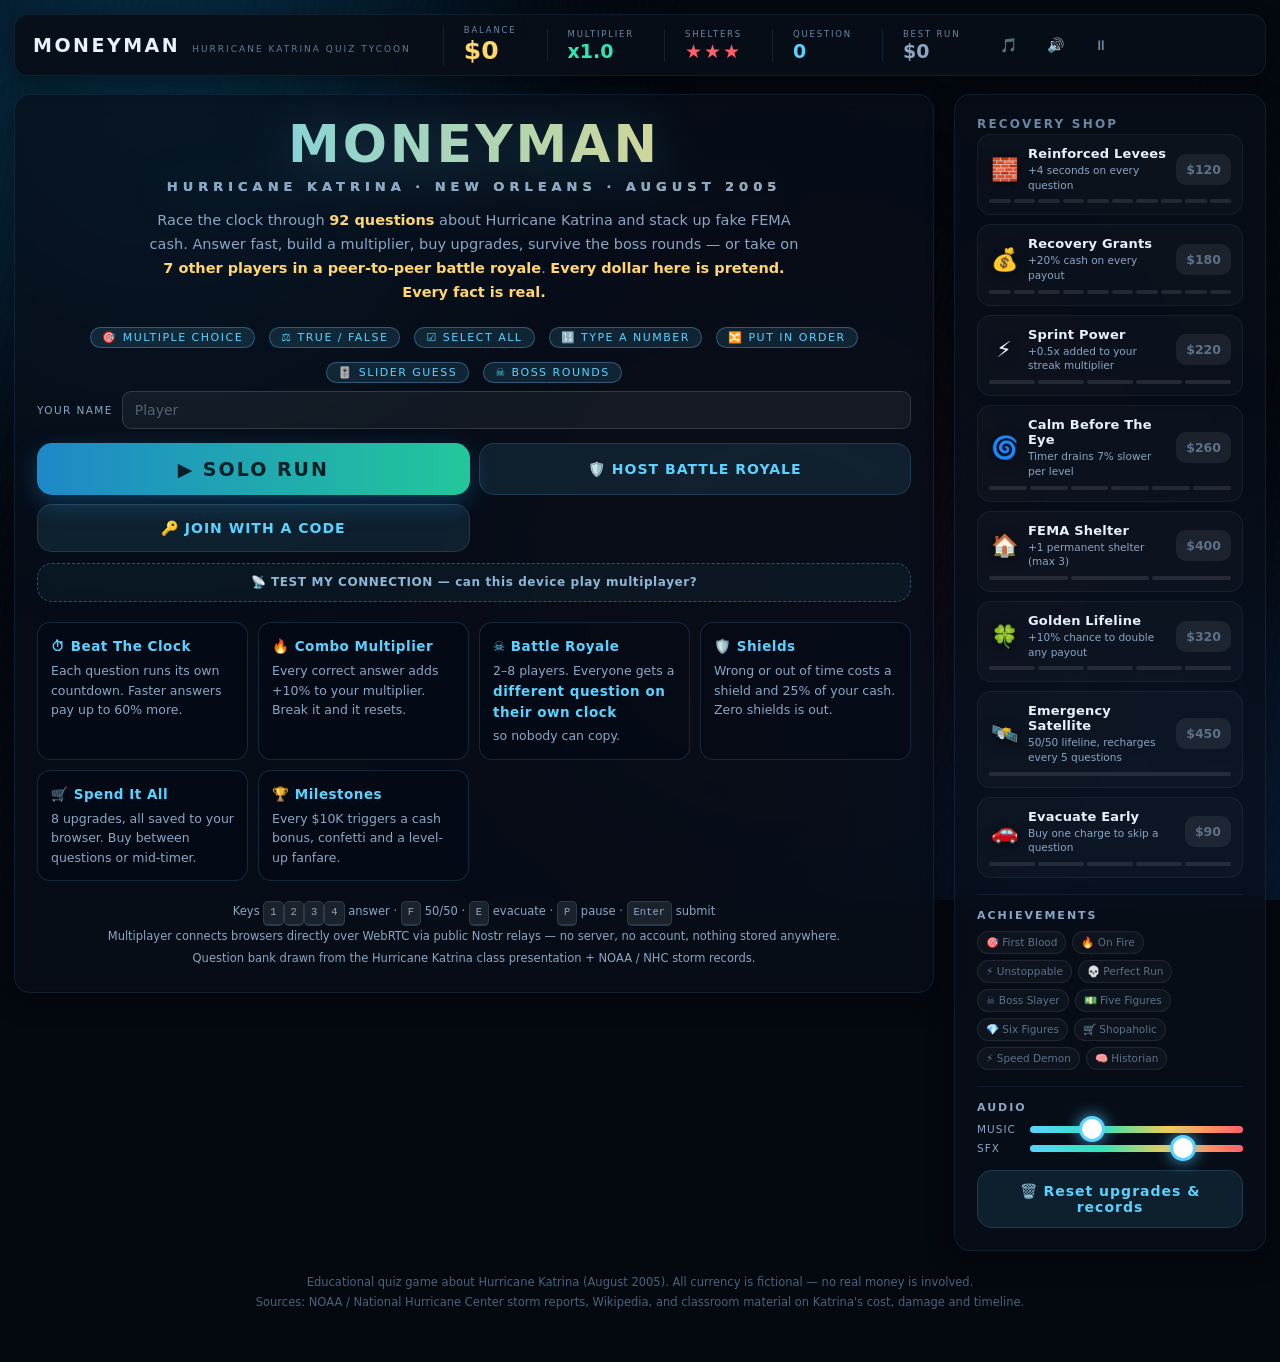
<file: moneyman/index.html>
<!DOCTYPE html>
<html lang="en">
<head>
<meta charset="utf-8">
<meta name="viewport" content="width=device-width,initial-scale=1">
<title>MONEYMAN — Hurricane Katrina Quiz Tycoon</title>
<link rel="icon" href="data:image/svg+xml,%3Csvg xmlns='http://www.w3.org/2000/svg' viewBox='0 0 64 64'%3E%3Crect width='64' height='64' rx='14' fill='%230b1622'/%3E%3Ctext x='32' y='45' font-size='40' font-family='monospace' font-weight='bold' text-anchor='middle' fill='%232ee6b6'%3E%24%3C/text%3E%3C/svg%3E">
<meta name="description" content="Race the clock through Hurricane Katrina trivia, stack fake FEMA cash, and go head-to-head in an 8-player peer-to-peer battle royale.">
<link rel="stylesheet" href="style.css">
</head>
<body>
<div id="bgfx"><div class="glow g1"></div><div class="glow g2"></div><div class="glow g3"></div><div id="rain"></div><div id="radar"></div><div class="bolt" id="bolt"></div></div>

<div class="boot" id="boot"><div class="ring"></div><div style="color:#5ad2ff;letter-spacing:4px;font-size:13px">LOADING STORM SYSTEMS…</div></div>

<div id="app">
<header class="top">
  <div class="logo"><b>MONEYMAN</b><span>HURRICANE KATRINA QUIZ TYCOON</span></div>
  <div class="stat" id="statCash"><em>BALANCE</em><b>$0</b></div>
  <div class="stat" id="statMult"><em>MULTIPLIER</em><b>x1.0</b></div>
  <div class="stat" id="statLives"><em>SHELTERS</em><b>★★★</b></div>
  <div class="stat" id="statQ"><em>QUESTION</em><b>0</b></div>
  <div class="stat" id="statBest"><em>BEST RUN</em><b>$0</b></div>
  <button class="iconbtn" id="btnMusic" title="Music on/off">🎵</button>
  <button class="iconbtn" id="btnSfx" title="Sound effects on/off">🔊</button>
  <button class="iconbtn" id="btnPause" title="Pause (P)">⏸</button>
</header>

<div class="cols">
<main>
  <!-- ══════════ TITLE ══════════ -->
  <section class="card" id="screenStart">
    <h1 class="big">MONEYMAN<span>HURRICANE KATRINA · NEW ORLEANS · AUGUST 2005</span></h1>
    <p class="lede">Race the clock through <b>92 questions</b> about Hurricane Katrina and stack up fake FEMA cash. Answer fast, build a multiplier, buy upgrades, survive the boss rounds — or take on <b>7 other players in a peer-to-peer battle royale</b>. <b>Every dollar here is pretend. Every fact is real.</b></p>
    <div class="types">
      <div class="badge">🎯 MULTIPLE CHOICE</div><div class="badge">⚖️ TRUE / FALSE</div>
      <div class="badge">☑️ SELECT ALL</div><div class="badge">🔢 TYPE A NUMBER</div>
      <div class="badge">🔀 PUT IN ORDER</div><div class="badge">🎚️ SLIDER GUESS</div>
      <div class="badge">☠️ BOSS ROUNDS</div>
    </div>

    <div class="namebox"><label for="nameInput">YOUR NAME</label><input type="text" id="nameInput" maxlength="14" placeholder="Player" autocomplete="off" spellcheck="false"></div>

    <div class="modebtns">
      <button class="btn" id="btnStart">▶ SOLO RUN</button>
      <button class="btn ghost" id="btnCreate">🛡️ HOST BATTLE ROYALE</button>
      <button class="btn ghost" id="btnJoinHow">🔑 JOIN WITH A CODE</button>
    </div>
    <div class="joinrow" id="joinRow" style="display:none;margin-top:11px">
      <input type="text" id="codeInput" maxlength="8" placeholder="ROOM CODE" autocomplete="off" spellcheck="false" autocapitalize="characters">
      <button class="btn" id="btnJoin">JOIN</button>
    </div>

    <button class="btn ghost diagbtn" id="btnDiag">📡 TEST MY CONNECTION — can this device play multiplayer?</button>

    <div class="howto">
      <div><b>⏱ Beat The Clock</b>Each question runs its own countdown. Faster answers pay up to 60% more.</div>
      <div><b>🔥 Combo Multiplier</b>Every correct answer adds +10% to your multiplier. Break it and it resets.</div>
      <div><b>☠️ Battle Royale</b>2–8 players. Everyone gets a <b>different question on their own clock</b> so nobody can copy.</div>
      <div><b>🛡️ Shields</b>Wrong or out of time costs a shield and 25% of your cash. Zero shields is out.</div>
      <div><b>🛒 Spend It All</b>8 upgrades, all saved to your browser. Buy between questions or mid-timer.</div>
      <div><b>🏆 Milestones</b>Every $10K triggers a cash bonus, confetti and a level-up fanfare.</div>
    </div>
    <p class="fine">Keys <span class="kbd">1</span><span class="kbd">2</span><span class="kbd">3</span><span class="kbd">4</span> answer · <span class="kbd">F</span> 50/50 · <span class="kbd">E</span> evacuate · <span class="kbd">P</span> pause · <span class="kbd">Enter</span> submit<br>Multiplayer connects browsers directly over WebRTC via public Nostr relays — no server, no account, nothing stored anywhere.<br>Question bank drawn from the Hurricane Katrina class presentation + NOAA / NHC storm records.</p>
  </section>

  <!-- ══════════ GAME ══════════ -->
  <section class="card" id="screenGame" style="display:none">
    <div id="roundBanner" class="rb"></div>
    <div class="qhead">
      <span class="chip" id="qcat">CATEGORY</span>
      <span style="display:flex;gap:6px;flex-wrap:wrap">
        <span class="chip gold" id="qtype">MULTIPLE CHOICE</span>
        <span class="chip" id="qdif">DIFFICULTY ★</span>
      </span>
    </div>
    <div class="bar"><i id="qprog" style="width:0%"></i></div>
    <div id="qText"></div>
    <div id="qHint"></div>
    <div id="timerWrap"><div id="timerBar"></div><div id="timerTxt">0s</div></div>
    <div id="answers"></div>
    <div class="submitrow" id="submitRow" style="display:none"><button class="bigsub" id="btnSubmit">LOCK IT IN ⏎</button></div>
    <div id="combo"><div class="comborow"><span>COMBO</span><b id="comboTxt">0 streak</b></div><div class="combob"><i id="comboBar" style="width:0%"></i></div></div>
    <div id="why"></div>
    <div class="tools">
      <button class="tool" id="btnFifty">🛰️ 50 / 50<small id="fiftyInfo">locked</small></button>
      <button class="tool" id="btnEvac">🚗 Evacuate<small id="evacInfo">no charges</small></button>
    </div>
    <div id="royaleWait">LOCKED IN — waiting for the room<span>the round ends when everyone has answered</span></div>
  </section>

  <!-- ══════════ LOBBY ══════════ -->
  <section class="card" id="screenLobby" style="display:none">
    <h1 class="big" style="font-size:34px">BATTLE ROYALE<span>2–8 PLAYERS · SURVIVE AND OUT-EARN</span></h1>
    <div class="codebox">
      <em>ROOM CODE</em>
      <b id="roomCode">-----</b>
      <small id="roomHint">Send this code to your friends, then start when everyone's in.</small>
      <button class="btn copy" id="btnCopyCode">📋 COPY ROOM CODE</button>
      <small class="copynote" id="copyNote">Copy it here instead of switching apps — leaving this page on an iPad stops the connection.</small>
    </div>
    <div class="qhead" style="margin-bottom:12px">
      <span class="chip" id="royalePhase">LOBBY</span>
      <span class="chip" id="royaleRound">LOBBY</span>
      <span class="chip gold" id="royaleCount">0 / 8</span>
    </div>
    <div id="rosterLobby" class="card" style="background:rgba(255,255,255,.03);margin-bottom:14px"><div id="rosterL"></div></div>
    <div class="qcount">
      <label for="qCountInput">QUESTIONS PER GAME</label>
      <input type="number" id="qCountInput" min="3" max="40" step="1" value="10"
             inputmode="numeric" autocomplete="off" spellcheck="false">
      <small id="qCountHint">Type a number from <b>3</b> to <b>40</b> — the host decides how long the match runs. Players are out early only if their shields run out.</small>
    </div>
    <button class="btn" id="btnStartRoyale">☠️ START BATTLE ROYALE</button>
    <button class="btn ghost" id="btnLeave" style="margin-top:9px">← Leave room</button>
    <p class="fine" id="hostOnly" style="display:none">You're the host. If you leave, the longest-present player takes over automatically — nobody gets stuck.</p>
  </section>

  <!-- ══════════ SPECTATE ══════════ -->
  <section class="card" id="spectate" style="display:none">
    <h2>YOU'RE OUT</h2>
    <p>Both your shields are gone. Spectating the survivors until the last one is standing.</p>
    <div id="specBody"></div>
  </section>
</main>

<!-- SIDEBAR -->
<div style="display:flex;flex-direction:column;gap:14px;min-width:0">
  <aside class="card aside" id="royale" style="display:none">
    <h3>STORM ROOM <span class="chip" id="royaleRoomChip">LOBBY</span></h3>
    <div id="roster"></div>
    <div id="royaleTimer" style="display:none"></div>
  </aside>

  <aside class="card aside" id="shop">
    <h3>RECOVERY SHOP</h3>
    <p class="sub">Cash buys permanent gear. Saved locally.</p>
    <div id="shopList"></div>
    <div class="ach">
      <h4>ACHIEVEMENTS</h4>
      <div class="achg" id="achList"></div>
    </div>
    <div class="ach">
      <h4>AUDIO</h4>
      <div style="display:flex;align-items:center;gap:9px;margin-bottom:7px">
        <span style="font-size:10.5px;color:var(--dim);width:44px;letter-spacing:1px">MUSIC</span>
        <input type="range" id="volMusic" min="0" max="100" value="26" style="margin:0;flex:1;height:7px">
      </div>
      <div style="display:flex;align-items:center;gap:9px">
        <span style="font-size:10.5px;color:var(--dim);width:44px;letter-spacing:1px">SFX</span>
        <input type="range" id="volSfx" min="0" max="100" value="75" style="margin:0;flex:1;height:7px">
      </div>
    </div>
    <button class="btn ghost" id="btnReset" style="margin-top:16px">🗑️ Reset upgrades &amp; records</button>
  </aside>
</div>
</div>

<footer>Educational quiz game about Hurricane Katrina (August 2005). All currency is fictional — no real money is involved.<br>
Sources: NOAA / National Hurricane Center storm reports, Wikipedia, and classroom material on Katrina's cost, damage and timeline.</footer>
</div>

<div class="over" id="over"><div class="box card">
  <h2 id="overTitle">BANKRUPT</h2>
  <p class="lede" id="overMsg"></p>
  <div class="score" id="overCash">$0</div>
  <div class="sline" id="overStats"></div>
  <button class="btn" id="btnAgain" style="margin-top:22px">↻ RUN IT BACK</button>
  <button class="btn ghost" id="btnHome" style="margin-top:10px">Back to title</button>
</div></div>

<div class="paused" id="pausedBox"><div>PAUSED<small>press P to resume</small></div></div>

<div id="netfail" class="card" style="display:none;position:fixed;inset:auto 20px 20px 20px;max-width:520px;margin:0 auto;z-index:60;border-color:rgba(255,95,109,.5)">
  <h3 style="color:#ff5f6d;margin-top:0">Peer link unavailable</h3>
  <p style="font-size:13px;color:#8ba6c4;line-height:1.6" id="netfailMsg"></p>
  <button class="btn ghost" id="btnNetFailOk">OK</button>
</div>

<div id="diag" class="card" style="display:none;position:fixed;inset:auto 20px 20px 20px;max-width:560px;margin:0 auto;z-index:70">
  <h3 style="color:#5ad2ff;margin-top:0">📡 Connection report</h3>
  <div id="diagBody" class="diagbody"></div>
  <button class="btn ghost" id="btnDiagOk">CLOSE</button>
</div>

<div id="bgwarn" style="display:none;position:fixed;top:0;left:0;right:0;z-index:80;background:rgba(255,159,67,.14);border-bottom:1px solid rgba(255,159,67,.5);color:#ffcf8a;font-size:13px;padding:9px 16px;text-align:center">
  ⚠️ You left the page. On an iPad this freezes the connection — reopen the game and join the room again.
</div>

<script>
/* Record every relay socket Trystero opens, so the diagnostics panel can
   report which relays were actually reached instead of guessing. Must run
   before trystero.js. Silently passes through anything we don't recognise. */
(function(){
  var Native = window.WebSocket;
  if (!Native || Native.__recorder) return;
  window.__NATIVE_WS = Native;   // let diagnostics probe relays without polluting this log
  var log = window.__RELAYLOG = [];
  var Wrapped = function(url, protocols){
    var t0 = Date.now();
    var ws = protocols === undefined ? new Native(url) : new Native(url, protocols);
    var rec = { url: String(url), state: "connecting", ms: 0 };
    log.push(rec);
    var i = log.length - 1;
    var settle = function(state, detail){
      if(rec.state !== "connecting") return;
      rec.state = state; rec.detail = detail || ""; rec.ms = Date.now() - t0;
    };
    ws.addEventListener("open",  function(){ settle("open"); });
    ws.addEventListener("error", function(){ settle("error", "refused or blocked"); });
    ws.addEventListener("close", function(e){
      settle("closed", rec.state === "connecting"
        ? "closed before opening (code " + ((e && e.code) || "?") + ")" : "");
    });
    return ws;
  };
  Wrapped.prototype = Native.prototype;
  ["CONNECTING","OPEN","CLOSING","CLOSED"].forEach(function(k){ Wrapped[k] = Native[k]; });
  Wrapped.__recorder = true;
  window.WebSocket = Wrapped;
})();
</script>
<script src="trystero.js"></script>
<script src="engine.js"></script>
<script src="solo.js"></script>
<script src="net.js"></script>
<script src="diag.js"></script>
<script src="boot.js"></script>
</body>
</html>
</file>
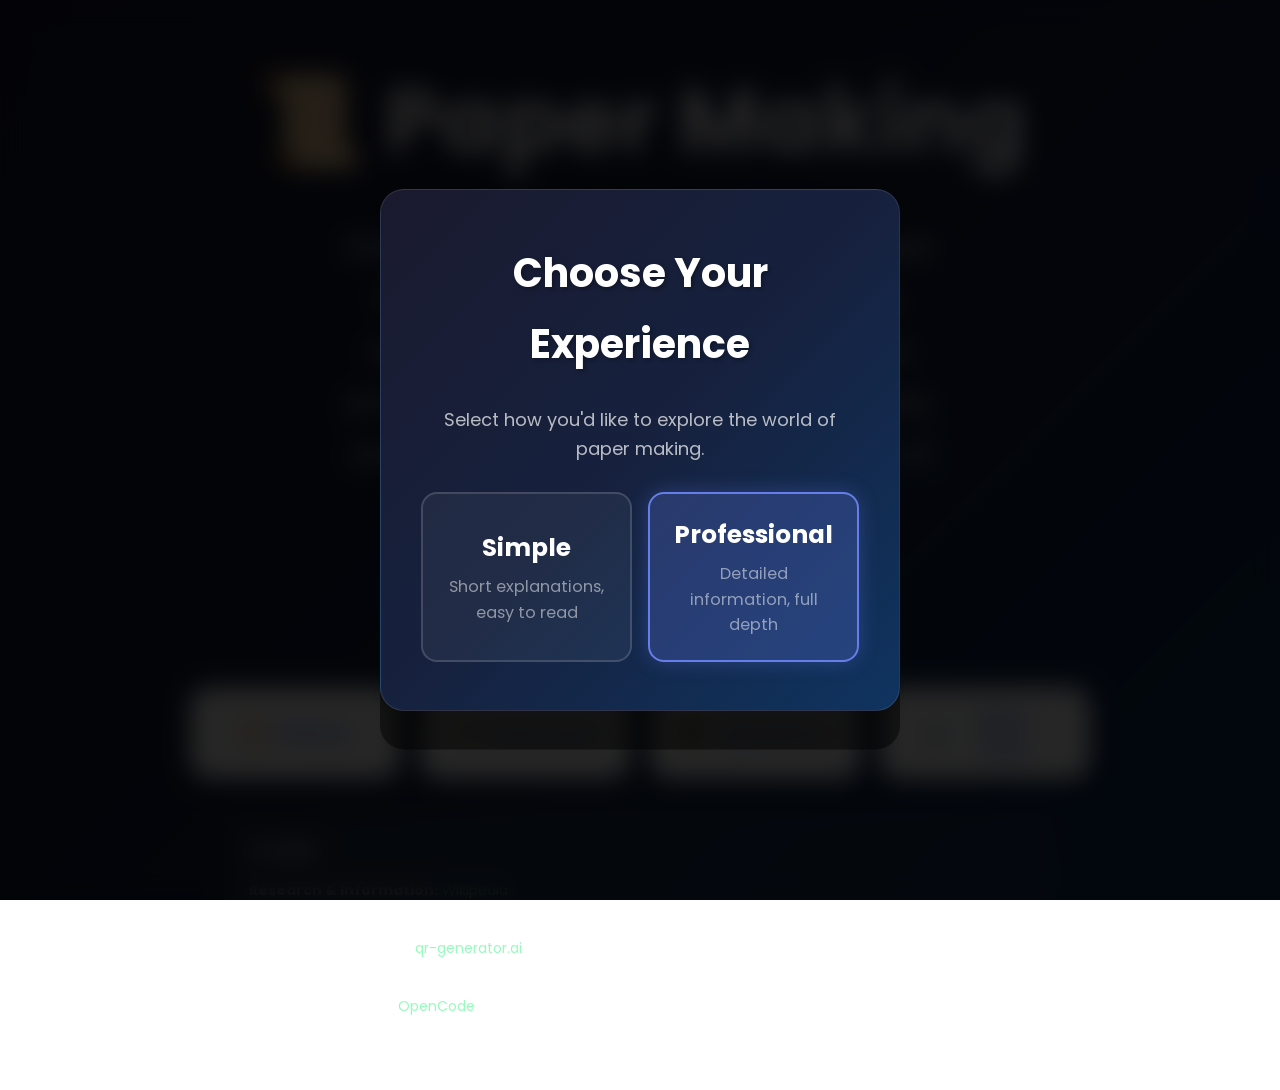
<file: paper_history.html>
<!DOCTYPE html>
<html lang="en">
<head>
    <meta charset="UTF-8">
    <meta name="viewport" content="width=device-width, initial-scale=1.0, maximum-scale=5.0, user-scalable=yes">
    <meta name="apple-mobile-web-app-capable" content="yes">
    <meta name="apple-mobile-web-app-status-bar-style" content="black-translucent">
    <meta name="apple-mobile-web-app-title" content="Paper Making">
    <meta name="mobile-web-app-capable" content="yes">
    <meta name="theme-color" content="#1a1a2e">
    <meta name="msapplication-TileColor" content="#1a1a2e">
    <title>History of Paper Making</title>
    <link rel="icon" type="image/png" href="favicon.png">
    <link rel="apple-touch-icon" href="favicon.png">
    <link rel="apple-touch-icon" sizes="152x152" href="favicon.png">
    <link rel="apple-touch-icon" sizes="180x180" href="favicon.png">
    <link rel="icon" sizes="192x192" href="favicon.png">
    <link href="https://fonts.googleapis.com/css2?family=Poppins:wght@300;400;500;600;700&display=swap" rel="stylesheet">
    <script>
        if (window.location.protocol !== 'file:') {
            const manifest = document.createElement('link');
            manifest.rel = 'manifest';
            manifest.href = 'manifest.json';
            manifest.onerror = function() { console.log('Manifest not found'); };
            document.head.appendChild(manifest);
        }
    </script>
    <style>
        * { margin: 0; padding: 0; box-sizing: border-box; -webkit-tap-highlight-color: transparent; -webkit-touch-callout: none; -webkit-user-select: none; user-select: none; }
        p, .timeline-year, .quiz-question, .quiz-option { -webkit-user-select: text; user-select: text; }

        html {
            font-size: clamp(14px, 1.6vw, 18px);
            -webkit-text-size-adjust: 100%;
            -moz-text-size-adjust: 100%;
            text-size-adjust: 100%;
            scroll-behavior: smooth;
            -webkit-overflow-scrolling: touch;
            -webkit-font-smoothing: antialiased;
            -moz-osx-font-smoothing: grayscale;
            text-rendering: optimizeLegibility;
        }

        :root {
            --primary: #667eea; --secondary: #764ba2; --accent: #f093fb;
            --dark: #eee; --light: #1a1a2e; --success: #27ae60;
            --warning: #f39c12; --danger: #e74c3c; --info: #3498db;
            --card-bg: rgba(255,255,255,0.1); --surface: rgba(255,255,255,0.05);
            --pad: clamp(12px, 2vw, 30px); --gap: clamp(10px, 1.5vw, 25px);
            --radius: clamp(10px, 1.5vw, 20px);
            --safe-top: env(safe-area-inset-top, 0px);
            --safe-bottom: env(safe-area-inset-bottom, 0px);
            --safe-left: env(safe-area-inset-left, 0px);
            --safe-right: env(safe-area-inset-right, 0px);
        }

        @supports (scrollbar-width: thin) {
            :root { scrollbar-color: rgba(102,126,234,0.5) transparent; }
        }

        body {
            font-family: 'Poppins', -apple-system, BlinkMacSystemFont, 'Segoe UI', Roboto, Oxygen, Ubuntu, Cantarell, 'Helvetica Neue', sans-serif;
            line-height: 1.8;
            background: linear-gradient(135deg, #1a1a2e 0%, #16213e 50%, #0f3460 100%);
            background-attachment: fixed;
            min-height: 100vh;
            min-height: -webkit-fill-available;
            min-height: 100dvh;
            color: #eee; overflow-x: hidden; transition: background 0.5s ease;
            -webkit-background-clip: padding-box;
            background-clip: padding-box;
            overscroll-behavior: none;
        }

        @supports (-webkit-touch-callout: none) {
            body { min-height: 100vh; min-height: -webkit-fill-available; }
        }

        .container {
            max-width: clamp(320px, 90vw, 1200px); margin: 0 auto;
            padding: clamp(12px, 2vw, 20px);
            padding-top: max(clamp(12px, 2vw, 20px), var(--safe-top));
            padding-bottom: max(clamp(12px, 2vw, 20px), var(--safe-bottom));
            padding-left: max(clamp(12px, 2vw, 20px), var(--safe-left));
            padding-right: max(clamp(12px, 2vw, 20px), var(--safe-right));
        }

        header {
            text-align: center; padding: clamp(20px, 4vw, 40px) clamp(12px, 3vw, 20px);
            padding-top: max(clamp(20px, 4vw, 40px), var(--safe-top));
            animation: fadeInDown 1s ease;
        }

        h1 {
            font-size: clamp(2em, 5vw, 3.5em); color: white;
            text-shadow: 3px 3px 6px rgba(0,0,0,0.3);
            margin-bottom: clamp(5px, 1vw, 10px);
            animation: glow 2s ease-in-out infinite alternate;
        }

        @keyframes glow {
            from { text-shadow: 0 0 20px rgba(255,255,255,0.5); }
            to { text-shadow: 0 0 30px rgba(255,255,255,0.8), 0 0 40px rgba(102,126,234,0.6); }
        }

        .subtitle {
            color: rgba(255,255,255,0.9); font-size: clamp(0.9em, 2vw, 1.3em);
            margin-bottom: clamp(15px, 3vw, 30px);
        }

        .card {
            background: var(--card-bg);
            -webkit-backdrop-filter: blur(10px);
            backdrop-filter: blur(10px);
            border-radius: var(--radius); padding: var(--pad); margin: var(--gap) 0;
            box-shadow: 0 clamp(5px, 1.5vw, 15px) clamp(15px, 3vw, 35px) rgba(0,0,0,0.1);
            animation: slideUp 0.6s ease; transition: all 0.3s ease;
            position: relative; overflow: hidden;
        }

        .card::before {
            content: ''; position: absolute; top: 0; left: -100%; width: 100%; height: 100%;
            background: linear-gradient(90deg, transparent, rgba(255,255,255,0.3), transparent);
            transition: left 0.5s ease;
        }

        .card:hover::before { left: 100%; }
        .card:hover {
            transform: translateY(clamp(-3px, -0.5vw, -5px));
            box-shadow: 0 clamp(10px, 2vw, 20px) clamp(25px, 4vw, 45px) rgba(0,0,0,0.15);
        }

        h2 {
            color: var(--primary); font-size: clamp(1.3em, 3vw, 2em);
            margin-bottom: clamp(10px, 2vw, 20px); position: relative;
            padding-bottom: clamp(5px, 1vw, 10px);
        }

        h2::after {
            content: ''; position: absolute; bottom: 0; left: 0;
            width: clamp(30px, 5vw, 60px); height: clamp(2px, 0.3vw, 4px);
            background: linear-gradient(90deg, var(--primary), var(--secondary));
            border-radius: 2px; transition: width 0.3s ease;
        }

        .card:hover h2::after { width: 100%; }

        .highlight {
            background: linear-gradient(135deg, rgba(132,250,176,0.15) 0%, rgba(143,211,244,0.15) 100%);
            border-radius: var(--radius); padding: var(--pad); margin: var(--gap) 0;
            border-left: clamp(3px, 0.4vw, 5px) solid var(--success);
            animation: pulse 2s infinite;
        }

        @keyframes pulse { 0%, 100% { transform: scale(1); } 50% { transform: scale(1.01); } }

        .timeline { position: relative; padding: clamp(10px, 2vw, 20px) 0; }

        .timeline::before {
            content: ''; position: absolute; left: clamp(12px, 2vw, 20px);
            top: 0; bottom: 0; width: clamp(2px, 0.3vw, 4px);
            background: linear-gradient(180deg, var(--primary), var(--secondary)); border-radius: 2px;
        }

        @media (min-width: 768px) { .timeline::before { left: 50%; transform: translateX(-50%); } }

        .timeline-item {
            margin: clamp(15px, 3vw, 30px) 0; padding: clamp(12px, 2vw, 20px);
            background: var(--surface); border-radius: var(--radius);
            margin-left: clamp(40px, 6vw, 60px); position: relative;
            transition: all 0.3s ease; cursor: pointer;
            animation: fadeIn 0.5s ease backwards;
        }

        @media (min-width: 768px) {
            .timeline-item { margin-left: 0; width: 45%; }
            .timeline-item:nth-child(odd) { margin-right: auto; }
            .timeline-item:nth-child(even) { margin-left: auto; }
        }

        .timeline-item:hover { transform: scale(1.03); box-shadow: 0 clamp(5px, 1vw, 10px) clamp(15px, 3vw, 30px) rgba(0,0,0,0.15); }

        .timeline-item::before {
            content: ''; position: absolute; left: clamp(-34px, -5vw, -44px); top: 50%;
            transform: translateY(-50%); width: clamp(14px, 2vw, 20px);
            height: clamp(14px, 2vw, 20px); background: var(--primary);
            border-radius: 50%; border: clamp(2px, 0.3vw, 4px) solid white;
            box-shadow: 0 0 10px rgba(102,126,234,0.5); transition: all 0.3s ease;
        }

        @media (min-width: 768px) {
            .timeline-item:nth-child(odd)::before { left: clamp(-20px, -3vw, -30px); }
            .timeline-item:nth-child(even)::before { right: clamp(-20px, -3vw, -30px); left: auto; }
        }

        .timeline-item:hover::before { transform: translateY(-50%) scale(1.3); background: var(--secondary); }

        .timeline-year {
            font-weight: 700; color: var(--primary);
            font-size: clamp(1em, 1.8vw, 1.2em); margin-bottom: clamp(5px, 1vw, 10px);
        }

        .paper-types {
            display: grid;
            grid-template-columns: repeat(auto-fit, minmax(clamp(200px, 25vw, 280px), 1fr));
            gap: var(--gap); margin: clamp(15px, 3vw, 30px) 0;
        }

        .paper-type {
            background: var(--surface); padding: var(--pad); border-radius: var(--radius);
            border: clamp(2px, 0.3vw, 3px) solid transparent;
            transition: all 0.4s cubic-bezier(0.175, 0.885, 0.32, 1.275);
            cursor: pointer; position: relative; overflow: hidden; text-align: center;
        }

        .paper-type::before {
            content: ''; position: absolute; top: 0; left: 0; right: 0;
            height: clamp(3px, 0.4vw, 5px); transform: scaleX(0); transition: transform 0.3s ease;
        }

        .paper-type:hover::before { transform: scaleX(1); }
        .paper-type:hover { transform: translateY(clamp(-5px, -1vw, -10px)) rotate(2deg); }
        .paper-type:nth-child(1) { border-color: #e67e22; } .paper-type:nth-child(1)::before { background: #e67e22; }
        .paper-type:nth-child(2) { border-color: #3498db; } .paper-type:nth-child(2)::before { background: #3498db; }
        .paper-type:nth-child(3) { border-color: #9b59b6; } .paper-type:nth-child(3)::before { background: #9b59b6; }
        .paper-type:nth-child(4) { border-color: #27ae60; } .paper-type:nth-child(4)::before { background: #27ae60; }
        .paper-type h4 { font-size: clamp(1em, 1.8vw, 1.3em); margin-bottom: clamp(8px, 1.5vw, 15px); position: relative; z-index: 1; }

        .paper-type img, .data-img, .recipe-img {
            width: 100%;
            max-width: clamp(200px, 25vw, 350px);
            height: auto;
            aspect-ratio: 4/3;
            object-fit: cover;
            border-radius: var(--radius);
            margin: clamp(8px, 1.5vw, 15px) 0;
            box-shadow: 0 clamp(3px, 0.5vw, 8px) rgba(0,0,0,0.3);
        }

        .img-center { display: flex; justify-content: center; }

        .fact-box {
            background: linear-gradient(135deg, var(--primary) 0%, var(--secondary) 100%);
            color: white; padding: var(--pad); border-radius: var(--radius);
            margin: clamp(15px, 3vw, 30px) 0; position: relative; overflow: hidden;
            animation: bounceIn 0.8s ease;
        }

        .fact-box::before {
            content: '\01F4A1'; position: absolute;
            right: clamp(-10px, -2vw, -20px); bottom: clamp(-10px, -2vw, -20px);
            font-size: clamp(80px, 12vw, 150px); opacity: 0.1;
            animation: float 3s ease-in-out infinite;
        }

        @keyframes float { 0%, 100% { transform: translateY(0) rotate(0deg); } 50% { transform: translateY(-20px) rotate(10deg); } }
        @keyframes bounceIn { 0% { transform: scale(0.3); opacity: 0; } 50% { transform: scale(1.05); } 70% { transform: scale(0.9); } 100% { transform: scale(1); opacity: 1; } }

        .process-steps { display: flex; flex-direction: row; flex-wrap: wrap; gap: var(--gap); margin: var(--gap) 0; }

        .process-step {
            background: var(--surface); padding: var(--pad); border-radius: var(--radius);
            text-align: center; flex: 1; min-width: clamp(180px, 22vw, 250px);
            transition: all 0.3s ease; cursor: pointer;
            border: clamp(1px, 0.15vw, 2px) solid transparent;
        }

        .process-step:hover { transform: scale(1.05); border-color: var(--primary); }
        .process-step .icon { font-size: clamp(2em, 4vw, 3.5em); margin-bottom: clamp(5px, 1vw, 10px); display: block; }

        .quiz-section { background: var(--surface); padding: var(--pad); border-radius: var(--radius); margin: clamp(15px, 3vw, 30px) 0; }
        .quiz-question { font-size: clamp(1em, 1.8vw, 1.2em); margin-bottom: clamp(10px, 2vw, 20px); font-weight: 600; }
        .quiz-options { display: flex; flex-direction: column; gap: clamp(8px, 1vw, 10px); }

        .quiz-option {
            padding: clamp(10px, 1.5vw, 15px) clamp(12px, 2vw, 20px);
            background: #2a2a4a !important; border: clamp(1px, 0.15vw, 2px) solid #444 !important;
            border-radius: clamp(8px, 1vw, 10px); cursor: pointer;
            transition: all 0.3s ease; text-align: left; color: #eee !important;
        }

        .quiz-option:hover { border-color: var(--primary) !important; background: rgba(102,126,234,0.3) !important; }
        .quiz-option.correct { border-color: var(--success) !important; background: rgba(39,174,96,0.3) !important; }
        .quiz-option.wrong { border-color: var(--danger) !important; background: rgba(231,76,60,0.3) !important; }

        .quiz-result { margin-top: clamp(10px, 2vw, 20px); padding: clamp(10px, 1.5vw, 15px); border-radius: clamp(8px, 1vw, 10px); display: none; }
        .quiz-result.show { display: block; animation: fadeIn 0.5s ease; }

        .progress-bar {
            position: fixed; top: 0; left: 0; width: 0%;
            height: clamp(2px, 0.3vw, 4px);
            background: linear-gradient(90deg, var(--primary), var(--secondary), var(--accent));
            z-index: 1001; transition: width 0.3s ease;
        }

        .back-to-top {
            position: fixed;
            bottom: max(clamp(15px, 3vw, 30px), env(safe-area-inset-bottom));
            right: clamp(15px, 3vw, 30px);
            background: var(--primary); color: white;
            width: clamp(40px, 5vw, 55px); height: clamp(40px, 5vw, 55px);
            border-radius: 50%; border: none; cursor: pointer;
            font-size: clamp(1.2em, 2vw, 1.5em); opacity: 0;
            transition: all 0.3s ease; z-index: 999;
            touch-action: manipulation;
            -webkit-touch-callout: none;
        }

        .back-to-top.show { opacity: 1; }
        .back-to-top:hover, .back-to-top:active {
            transform: translateY(-5px);
            box-shadow: 0 5px 20px rgba(0,0,0,0.3);
        }

        footer {
            text-align: center; padding: clamp(20px, 4vw, 40px) clamp(12px, 3vw, 20px);
            color: white; animation: fadeInUp 1s ease;
            padding-bottom: max(clamp(10px, 1vw, 20px), var(--safe-bottom));
        }
        .credits {
            margin-top: clamp(16px, 3vw, 30px);
            padding: clamp(16px, 3vw, 24px);
            background: rgba(255,255,255,0.05);
            border-radius: clamp(8px, 1.5vw, 14px);
            border: 1px solid rgba(255,255,255,0.08);
            text-align: left;
        }
        .credits h3 {
            font-size: clamp(14px, 2vw, 18px);
            margin-bottom: clamp(8px, 1.5vw, 14px);
            color: rgba(255,255,255,0.9);
        }
        .credits p {
            font-size: clamp(11px, 1.6vw, 14px);
            color: rgba(255,255,255,0.6);
            margin: clamp(4px, 0.8vw, 8px) 0;
            line-height: 1.5;
        }
        .credits a {
            color: rgba(132,250,176,0.85);
            text-decoration: none;
        }
        .credits a:hover {
            color: rgba(132,250,176,1);
            text-decoration: underline;
        }

        @keyframes fadeInDown { from { opacity: 0; transform: translateY(-30px); } to { opacity: 1; transform: translateY(0); } }
        @keyframes fadeInUp { from { opacity: 0; transform: translateY(30px); } to { opacity: 1; transform: translateY(0); } }
        @keyframes slideUp { from { opacity: 0; transform: translateY(50px); } to { opacity: 1; transform: translateY(0); } }
        @keyframes fadeIn { from { opacity: 0; } to { opacity: 1; } }

        @supports (-webkit-touch-callout: none) {
            .card, .paper-type, .timeline-item, .process-step { -webkit-transform: translateZ(0); transform: translateZ(0); }
        }

        @media not all and (hover: none) {
            .paper-type:hover::before { transform: scaleX(1); }
            .paper-type:hover { transform: translateY(clamp(-5px, -1vw, -10px)) rotate(2deg); }
        }

        @media (hover: none) and (pointer: coarse) {
            .paper-type:active { transform: translateY(-10px) rotate(2deg); box-shadow: 0 10px 30px rgba(0,0,0,0.15); }
            .timeline-item:active { transform: scale(1.03); box-shadow: 0 10px 30px rgba(0,0,0,0.15); }
            .process-step:active { transform: scale(1.05); border-color: var(--primary); }
        }

        .mode-overlay {
            position: fixed; top: 0; left: 0; width: 100%; height: 100%;
            background: rgba(0,0,0,0.85);
            -webkit-backdrop-filter: blur(12px);
            backdrop-filter: blur(12px);
            display: flex; align-items: center; justify-content: center;
            z-index: 9999; animation: fadeIn 0.3s ease;
            padding: clamp(16px, 4vw, 30px);
        }
        .mode-overlay.hidden { display: none; }
        .mode-popup {
            background: linear-gradient(135deg, #1a1a2e 0%, #16213e 50%, #0f3460 100%);
            border-radius: clamp(14px, 2vw, 24px);
            padding: clamp(24px, 5vw, 48px) clamp(20px, 4vw, 40px);
            max-width: clamp(300px, 80vw, 520px);
            width: 100%; text-align: center;
            box-shadow: 0 clamp(10px, 3vw, 40px) rgba(0,0,0,0.5);
            border: 1px solid rgba(255,255,255,0.1);
            animation: bounceIn 0.6s ease;
        }
        .mode-popup h2 {
            color: white; font-size: clamp(1.4em, 4vw, 2.2em);
            margin-bottom: clamp(8px, 2vw, 16px);
            text-shadow: 2px 2px 4px rgba(0,0,0,0.3);
        }
        .mode-popup h2::after { display: none; }
        .mode-popup p {
            color: rgba(255,255,255,0.7); font-size: clamp(0.85em, 1.8vw, 1em);
            margin-bottom: clamp(16px, 3vw, 28px);
            line-height: 1.6;
        }
        .mode-buttons {
            display: flex; flex-direction: column; gap: clamp(10px, 2vw, 16px);
            width: 100%;
        }
        @media (min-width: 480px) { .mode-buttons { flex-direction: row; } }
        .mode-btn {
            flex: 1; padding: clamp(14px, 2.5vw, 22px) clamp(12px, 2vw, 20px);
            border: 2px solid rgba(255,255,255,0.15);
            border-radius: clamp(10px, 1.5vw, 16px);
            background: rgba(255,255,255,0.05);
            color: white; cursor: pointer;
            transition: all 0.3s ease;
            font-size: clamp(0.85em, 1.6vw, 1.05em);
            font-family: inherit;
        }
        .mode-btn:hover { transform: translateY(-3px); border-color: var(--primary); background: rgba(102,126,234,0.15); }
        .mode-btn:active { transform: translateY(-1px); }
        .mode-btn.selected { border-color: var(--primary); background: rgba(102,126,234,0.25); box-shadow: 0 0 20px rgba(102,126,234,0.3); }
        .mode-btn h3 { font-size: clamp(1em, 2vw, 1.3em); margin-bottom: clamp(4px, 1vw, 8px); }
        .mode-btn p { font-size: clamp(0.75em, 1.4vw, 0.85em); color: rgba(255,255,255,0.5); margin-bottom: 0; }

        body.simple-mode .pro-only { display: none !important; }
        body.simple-mode .simple-only { display: block !important; }
        body.simple-mode .card p, body.simple-mode .process-step p, body.simple-mode .timeline-item p {
            font-size: clamp(0.85em, 1.5vw, 1em);
        }
        .simple-only { display: none; }

        .welcome-screen {
            display: flex; flex-direction: column; align-items: center; justify-content: center;
            min-height: 100vh;
            min-height: -webkit-fill-available;
            min-height: 100dvh;
            text-align: center;
            padding: clamp(20px, 5vw, 40px) clamp(12px, 3vw, 20px); animation: fadeIn 0.5s ease;
        }

        .welcome-screen.hidden { display: none; }

        .welcome-title {
            font-size: clamp(2em, 8vw, 5em); color: white;
            margin-bottom: clamp(10px, 2vw, 20px);
            animation: glow 2s ease-in-out infinite alternate;
            text-shadow: 3px 3px 6px rgba(0,0,0,0.3);
        }

        .welcome-subtitle {
            font-size: clamp(0.9em, 2.5vw, 1.6em); color: rgba(255,255,255,0.9);
            margin-bottom: clamp(25px, 5vw, 50px); max-width: clamp(280px, 60vw, 650px);
            padding: 0 clamp(10px, 3vw, 30px);
        }

        .navigation-buttons {
            display: flex; flex-direction: column; gap: clamp(12px, 2vw, 20px);
            width: 100%; max-width: clamp(260px, 50vw, 400px);
        }

        @media (min-width: 768px) {
            .navigation-buttons { flex-direction: row; flex-wrap: wrap; justify-content: center; max-width: clamp(500px, 80vw, 900px); }
        }

        .nav-button {
            background: white; color: var(--primary); border: none;
            padding: clamp(12px, 2vw, 20px) clamp(20px, 4vw, 40px);
            border-radius: var(--radius); font-size: clamp(0.9em, 1.8vw, 1.2em);
            font-weight: 600; cursor: pointer; transition: all 0.3s ease;
            box-shadow: 0 clamp(3px, 0.5vw, 5px) clamp(10px, 1.5vw, 15px) rgba(0,0,0,0.2);
            flex: 1; min-width: clamp(140px, 18vw, 200px);
            display: flex; align-items: center; justify-content: center; gap: clamp(5px, 1vw, 10px);
        }

        .nav-button:hover { transform: translateY(-5px); box-shadow: 0 clamp(5px, 1vw, 10px) clamp(15px, 2.5vw, 25px) rgba(0,0,0,0.3); }
        .nav-button:active { transform: translateY(-2px); }

        .content-section { display: none; animation: fadeIn 0.5s ease; }
        .content-section.active { display: block; }

        .page-header { display: flex; align-items: center; justify-content: space-between; margin-bottom: clamp(15px, 3vw, 30px); }

        .back-button {
            background: var(--primary); color: white; border: none;
            padding: clamp(8px, 1.5vw, 12px) clamp(15px, 3vw, 25px);
            border-radius: clamp(8px, 1vw, 10px); cursor: pointer;
            font-size: clamp(0.8em, 1.4vw, 1em); transition: all 0.3s ease;
            display: flex; align-items: center; gap: clamp(4px, 0.5vw, 8px);
        }

        .back-button:hover { transform: translateY(-2px); box-shadow: 0 5px 15px rgba(102,126,234,0.3); }
        .page-header h1 { font-size: clamp(1.3em, 4vw, 2.5em); color: var(--primary); margin: 0; }
        .page-content { display: none; animation: fadeIn 0.5s ease; }

        @media (max-width: 768px) {
            .page-header { flex-direction: column; align-items: flex-start; gap: clamp(10px, 2vw, 15px); }
            .back-button { align-self: flex-start; }
        }

        ::-webkit-scrollbar { width: 8px; height: 8px; }
        ::-webkit-scrollbar-track { background: transparent; }
        ::-webkit-scrollbar-thumb { background: rgba(102,126,234,0.5); border-radius: 4px; }
        ::-webkit-scrollbar-thumb:hover { background: rgba(102,126,234,0.7); }

        @supports (scrollbar-width: thin) {
            * { scrollbar-width: thin; scrollbar-color: rgba(102,126,234,0.5) transparent; }
        }

        @supports (-webkit-touch-callout: none) {
            .card, .paper-type, .timeline-item, .process-step, .nav-button, .back-button, .quiz-option {
                -webkit-transform: translateZ(0);
                transform: translateZ(0);
            }
            input, textarea, select { font-size: 16px !important; }
        }
    </style>
</head>
<body>
    <div class="progress-bar" id="progressBar"></div>
    <button class="back-to-top" id="backToTop">&uarr;</button>

    <div class="mode-overlay" id="modeOverlay">
        <div class="mode-popup">
            <h2>Choose Your Experience</h2>
            <p>Select how you'd like to explore the world of paper making.</p>
            <div class="mode-buttons">
                <button class="mode-btn" id="simpleBtn" onclick="selectMode('simple')">
                    <h3>Simple</h3>
                    <p>Short explanations, easy to read</p>
                </button>
                <button class="mode-btn selected" id="proBtn" onclick="selectMode('professional')">
                    <h3>Professional</h3>
                    <p>Detailed information, full depth</p>
                </button>
            </div>
        </div>
    </div>

    <div class="welcome-screen" id="welcomeScreen">
        <h1 class="welcome-title">&#x1F4DC; Paper Making</h1>
        <p class="welcome-subtitle pro-only">Discover the fascinating journey of paper from ancient China to modern times. Learn about the science behind paper production, explore recycling techniques, and understand the unique properties of different paper types through our interactive guides and detailed information sections.</p>
        <p class="welcome-subtitle simple-only">Learn how paper is made, how to recycle it at home, and what makes different types of paper special.</p>
        <div class="navigation-buttons">
            <button class="nav-button" data-page="history"><span>&#x1F4DC;</span> History</button>
            <button class="nav-button" data-page="instruction"><span>&#x1F4DD;</span> Instruction</button>
            <button class="nav-button" data-page="ingredients"><span>&#x1F333;</span> Ingredients</button>
            <button class="nav-button" data-page="more-data"><span>&#x1F4CA;</span> More Data</button>
        </div>
        <div class="credits">
            <h3>Credits</h3>
            <p><strong>Research &amp; Information:</strong> <a href="https://en.wikipedia.org" target="_blank" rel="noopener">Wikipedia</a></p>
            <p><strong>Photography:</strong> All images are original photographs taken by the author.</p>
            <p><strong>QR Code Generation:</strong> <a href="https://qr-generator.ai/qr-codes" target="_blank" rel="noopener">qr-generator.ai</a></p>
            <p><strong>Supplies &amp; Support:</strong> Thank you to my parents for providing the materials and encouragement for this project.</p>
            <p><strong>Website Built With:</strong> <a href="https://opencode.ai" target="_blank" rel="noopener">OpenCode</a></p>
        </div>
    </div>

    <div class="container content-section" id="contentSection">
        <div class="page-header">
            <h1 id="page-title">Paper Making</h1>
            <button class="back-button" id="backButton">&larr; Back</button>
        </div>

        <!-- HISTORY PAGE -->
        <div id="history-page" class="page-content">
            <div class="card highlight">
                <h2>Our Daily Paper</h2>
                <p class="simple-only">Paper is everywhere in our daily lives. We use notebooks for writing, tissues for hygiene, cardboard boxes for packaging, and paper bags for shopping. Most paper is made from wood.</p>
                <p class="pro-only">Paper is an incredibly versatile material that plays an essential role in our everyday lives. We encounter numerous types of paper products daily, including notebook paper for writing and drawing, soft tissues for personal hygiene, sturdy cardboard boxes for packaging and shipping, and convenient paper bags for carrying groceries and other items. The vast majority of these paper products are manufactured using wood as the primary raw material, typically sourced from sustainably managed forests and tree plantations.</p>
            </div>

            <div class="card">
                <h2>&#x1F3DB;&#xFE0F; History Timeline</h2>
                <div class="timeline">
                    <div class="timeline-item" style="animation-delay:0.1s"><div class="timeline-year">105 AD</div><p class="simple-only">Paper was invented in China by Cai Lun. He used mulberry bark, hemp, and old rags to make the first paper.</p><p class="pro-only">Paper was invented in China by Cai Lun during the Han Dynasty. He developed an innovative method using mulberry bark, hemp fibers, and old rags to create the first true paper. This revolutionary invention quickly spread throughout China and became the primary medium for writing, replacing bamboo slips and silk as the dominant materials for recording information and artistic expression.</p></div>
                    <div class="timeline-item" style="animation-delay:0.2s"><div class="timeline-year">751 AD</div><p class="simple-only">After the Battle of Talas, papermaking spread to the Islamic world. Islamic artisans improved the techniques and built paper mills across the Middle East.</p><p class="pro-only">The Battle of Talas in Central Asia played a crucial role in spreading papermaking technology to the Islamic world. After capturing Chinese papermakers, the Abbasid Caliphate adopted and refined the techniques, establishing paper mills across the Middle East and North Africa. Islamic artisans improved the production methods and created higher-quality paper that eventually influenced European papermaking traditions.</p></div>
                    <div class="timeline-item" style="animation-delay:0.3s"><div class="timeline-year">12th Century</div><p class="simple-only">Papermaking reached Europe through Spain and Italy. It replaced expensive parchment, making books cheaper and more accessible.</p><p class="pro-only">Papermaking technology reached Europe through Spain and Italy, primarily transmitted by Islamic scholars and merchants. The arrival of paper revolutionized European communication and record-keeping systems. As paper mills spread throughout the continent, it gradually replaced expensive parchment and vellum, making books and documents more affordable and accessible to a broader population.</p></div>
                    <div class="timeline-item" style="animation-delay:0.4s"><div class="timeline-year">1440 AD</div><p class="simple-only">Gutenberg's printing press massively increased the demand for paper, leading to larger mills and mass production.</p><p class="pro-only">Johannes Gutenberg's invention of the movable type printing press dramatically increased the demand for paper throughout Europe. This technological breakthrough required vast quantities of paper to produce books and printed materials efficiently. In response, papermakers developed mass production techniques and built larger mills, setting the stage for the modern paper industry.</p></div>
                    <div class="timeline-item" style="animation-delay:0.5s"><div class="timeline-year">19th Century</div><p class="simple-only">Wood pulp methods made paper much cheaper, allowing mass production using trees instead of expensive materials.</p><p class="pro-only">The development of wood pulp paper production methods revolutionized the industry and made paper significantly cheaper and more accessible worldwide. New chemical processes for separating cellulose fibers from wood allowed manufacturers to produce paper on an industrial scale using abundant timber resources, dramatically reducing costs and enabling mass literacy and communication.</p></div>
                    <div class="timeline-item" style="animation-delay:0.6s"><div class="timeline-year">Today</div><p class="simple-only">Modern papermaking uses recycling and sustainable forestry to protect the environment while meeting global demand.</p><p class="pro-only">Modern paper production has evolved to incorporate sustainable practices and extensive recycling programs to protect our precious forest ecosystems. Contemporary paper mills utilize renewable energy sources, practice responsible forestry management, and recycle vast amounts of paper products to minimize environmental impact while meeting global demand for this essential material.</p></div>
                </div>
            </div>

            <div class="card"><h2>&#x1F333; What's Inside Trees?</h2><p class="simple-only">Trees have long, thin fibers inside them made of cellulose. Cellulose is a natural material that is strong and flexible. These fibers tangle together to make paper.</p><p class="pro-only">Trees contain remarkable microscopic structures that make them excellent for paper production. Inside the wood, there are countless long, thin plant fibers that serve as the building blocks for paper. These fibers are composed primarily of cellulose, a natural organic polymer that provides exceptional strength and flexibility to the material. The cellulose molecules act like countless tiny threads that can intertwine and bond together, creating the durable yet flexible properties that we rely on in paper products.</p></div>

            <div class="card fact-box"><h3>&#x1F4A1; The Paper Making Process</h3><p class="simple-only">Paper is made by: 1) Breaking plant fibers apart, 2) Mixing them with water to make pulp, 3) Spreading the pulp flat on a screen to drain water, 4) Pressing and drying it into sheets.</p><p class="pro-only">The fundamental process of papermaking involves transforming raw plant materials into thin, flat sheets through several essential steps. First, manufacturers break apart the plant fibers to separate them from their natural structure. These fibers are then thoroughly mixed with water to create a fibrous suspension known as pulp. The pulp is carefully spread flat across a fine mesh or screen, allowing the water to drain away while the fibers remain evenly distributed. Finally, the wet fiber mat is pressed and dried, removing all remaining moisture. The specific arrangement and density of these fibers during the drying process ultimately determines the final strength, texture, and quality characteristics of the finished paper.</p></div>

            <div class="card">
                <h2>&#x1F52C; Process Steps</h2>
                <div class="process-steps">
                    <div class="process-step"><span class="icon">&#x1FAB5;</span><h4>Break Fibers</h4><p class="simple-only">Separate plant fibers from wood chips or recycled paper by grinding or chemical processing.</p><p class="pro-only">The process begins by separating individual plant fibers from raw materials such as wood chips, recycled paper, or plant fibers. This can be accomplished through mechanical grinding or chemical processing, depending on the desired paper quality and application.</p></div>
                    <div class="process-step"><span class="icon">&#x1F4A7;</span><h4>Make Pulp</h4><p class="simple-only">Mix the fibers with lots of water. This watery mixture is called pulp.</p><p class="pro-only">The separated fibers are thoroughly mixed with large quantities of water to create a fibrous suspension called pulp. This watery mixture allows the fibers to flow freely and distribute evenly, which is essential for producing consistent paper sheets with uniform thickness.</p></div>
                    <div class="process-step"><span class="icon">&#x1F4C4;</span><h4>Spread &amp; Press</h4><p class="simple-only">Pour pulp onto a mesh screen. Water drains through and fibers settle into an even mat, then it gets pressed.</p><p class="pro-only">The pulp slurry is carefully poured onto a fine mesh screen or forming fabric. As the water drains through the mesh, the fibers settle into an even mat that will become the paper sheet. This wet mat is then pressed between rollers to remove excess water and compact the fibers together.</p></div>
                    <div class="process-step"><span class="icon">&#x2728;</span><h4>Finish Paper</h4><p class="simple-only">Dry the pressed paper with heat. The fibers bond together to make strong paper.</p><p class="pro-only">The pressed paper passes through heated drying cylinders or through large drying ovens to evaporate any remaining moisture. During this final stage, the fibers bond together through hydrogen bonding, creating the characteristic strength and integrity of paper products.</p></div>
                </div>
            </div>

            <div class="card">
                <h2>&#x1F4CB; Different Types of Paper</h2>
                <p>Paper products vary widely in their physical properties and intended applications. These differences stem from variations in fiber length, manufacturing techniques, and processing methods.</p>
                <div class="paper-types">
                    <div class="paper-type"><h4>&#x1F4E6; Cardboard</h4><img src="card-bored.jpg" alt="Cardboard" loading="lazy"><p class="simple-only">Thick and strong. Made with long fibers tightly packed together. Great for boxes.</p><p class="pro-only">Cardboard is a thick, sturdy material characterized by its exceptional strength and durability. Its impressive toughness results from the use of long cellulose fibers that are tightly bonded together during the manufacturing process, making it perfect for packaging applications where protection and structural integrity are essential.</p></div>
                    <div class="paper-type"><h4>&#x1F4D3; Notebook Paper</h4><img src="notebook-paper.jpg" alt="Notebook Paper" loading="lazy"><p class="simple-only">Medium weight with a smooth surface. Good for writing and absorbs ink well.</p><p class="pro-only">Notebook paper represents a carefully balanced medium-weight product designed specifically for writing purposes. It features a smooth surface texture that provides excellent writing comfort while maintaining superior ink absorption qualities.</p></div>
                    <div class="paper-type"><h4>&#x1F9FB; Tissue Paper</h4><img src="tissue-paper.jpg" alt="Tissue Paper" loading="lazy"><p class="simple-only">Very soft and delicate. Uses short fibers in a loose structure. Gentle and absorbent.</p><p class="pro-only">Tissue paper is engineered to be exceptionally soft and delicate for gentle personal use. This softness is achieved through the use of shorter cellulose fibers arranged in a looser, more porous structure, making it gentle on sensitive skin while being highly absorbent.</p></div>
                    <div class="paper-type"><h4>&#x1F6CD;&#xFE0F; Paper Bags</h4><p class="simple-only">A balance of strength and flexibility. Can carry items and be folded easily.</p><p class="pro-only">Paper bags are constructed to provide an optimal balance of durability and flexibility, utilizing medium-length cellulose fibers arranged to create sufficient strength for carrying various items while maintaining the pliability needed for folding and shaping.</p></div>
                </div>
            </div>

            <div class="card">
                <h2>&#x1F3AF; Quick Quiz</h2>
                <div class="quiz-section">
                    <div class="quiz-question">What material makes paper fibers strong and flexible?</div>
                    <div class="quiz-options">
                        <div class="quiz-option" data-correct="false">Water</div>
                        <div class="quiz-option" data-correct="true">Cellulose</div>
                        <div class="quiz-option" data-correct="false">Wood</div>
                        <div class="quiz-option" data-correct="false">Pulp</div>
                    </div>
                    <div class="quiz-result" id="quizResult"></div>
                </div>
            </div>

            <div class="card"><h2>&#x267B;&#xFE0F; Recycling &amp; Sustainability</h2><p class="simple-only">Different paper types recycle differently. Some papers can be recycled many times, while others become too weak after one cycle. Understanding this helps us make better choices about how we use and recycle paper.</p><p class="pro-only">The varying characteristics of different paper types significantly influence their recyclability and the quality of recycled materials. Fiber length and arrangement determine how easily paper can be reprocessed and what the resulting recycled paper can be used for. Some papers with very short or damaged fibers become increasingly difficult to recycle effectively, while others maintain excellent recycling potential through multiple cycles. Understanding these inherent properties helps consumers and manufacturers make informed decisions about paper usage, appropriate recycling methods, and sustainable paper management practices.</p></div>
        </div>

        <!-- INSTRUCTION PAGE -->
        <div id="instruction-page" class="page-content">
            <div class="card highlight">
                <h2>&#x1F4DD; Paper Recycling Instructions</h2>
                <p class="simple-only">Follow these steps to recycle used paper into new sheets at home. You can recycle notebook paper or tissue paper.</p>
                <p class="pro-only">Transform your used paper materials into new, usable sheets with our comprehensive home recycling guide. Follow these carefully crafted steps to successfully recycle notebook paper or tissue paper, creating environmentally friendly recycled paper products for personal use or educational projects.</p>
            </div>
            <div class="card">
                <h2>&#x1F4CB; Step-by-Step Process</h2>
                <div class="process-steps">
                    <div class="process-step"><span class="icon">&#x2702;&#xFE0F;</span><h4>Cut Paper into Small Pieces</h4><p class="simple-only">Cut paper into tiny pieces, about 1 mm&sup2;. Smaller pieces work better.</p><p class="pro-only">Carefully cut your paper into tiny pieces, approximately 1 mm&sup2; in size. This creates more surface area for the water to work on, making the process more efficient.</p></div>
                    <div class="process-step"><span class="icon">&#x1F963;</span><h4>Mix Paper with Water</h4><p class="simple-only">Put the pieces in a bowl and add water. Use room temperature water.</p><p class="pro-only">Place the cut paper scraps into a mixing bowl and add the appropriate amount of water according to your recipe. The water should be clear and at room temperature for optimal results.</p></div>
                    <div class="process-step"><span class="icon">&#x1F300;</span><h4>Stir Thoroughly</h4><p class="simple-only">Stir until the water turns milky white and the paper pieces lose their shape.</p><p class="pro-only">Stir the mixture continuously until the water turns a milky white color and the paper scraps have completely lost their original shape, indicating fibers are successfully separated.</p></div>
                    <div class="process-step"><span class="icon">&#x1F9EA;</span><h4>Add Glue Cube</h4><p class="simple-only">Add a small glue cube and stir until it dissolves completely. Glue helps the paper hold together.</p><p class="pro-only">Introduce the glue cube to your pulp mixture and continue stirring until it is completely dissolved and evenly distributed. The glue acts as a binding agent that will help your recycled paper hold together better when it dries.</p></div>
                    <div class="process-step"><span class="icon">&#x1F4CB;</span><h4>Spread Mixture</h4><p class="simple-only">Pour the mixture onto a flat surface like a cookie sheet or glass plate.</p><p class="pro-only">Carefully pour your paper pulp mixture onto a hard, flat surface that is large enough to accommodate your desired sheet size. A smooth surface like glass, plastic, or a cookie sheet works best.</p></div>
                    <div class="process-step"><span class="icon">&#x1F4CF;</span><h4>Flatten and Spread</h4><p class="simple-only">Use your hands or a flat tool to spread it evenly, about 1 cm thick.</p><p class="pro-only">Use your hands or a flat tool to spread the pulp mixture across the surface, covering as much area as possible while maintaining an even thickness of approximately 1 cm.</p></div>
                    <div class="process-step"><span class="icon">&#x2600;&#xFE0F;</span><h4>Dry Completely</h4><p class="simple-only">Let it dry for about 5 hours in sunlight or a warm place. Don't touch it until it's fully dry.</p><p class="pro-only">Allow your paper to dry undisturbed for approximately 5 hours under direct sunlight or in a warm, well-ventilated area. The drying process is complete when the paper feels completely dry and firm to the touch.</p></div>
                </div>
            </div>
            <div class="card fact-box"><h3>&#x1F4A1; Tips for Success</h3><p class="simple-only">Keep your work area clean and well-lit. Drying time varies with sunlight and humidity. Be gentle with wet paper. On cloudy days, give it more time to dry.</p><p class="pro-only">For the best results, ensure your work area is clean, well-lit, and properly ventilated. The drying time may vary significantly depending on sunlight intensity, temperature, and ambient humidity levels. On cloudy or humid days, allow extra time for thorough drying. Always handle your new paper gently until it is completely dry to avoid damaging the fiber structure.</p></div>
        </div>

        <!-- INGREDIENTS PAGE -->
        <div id="ingredients-page" class="page-content">
            <div class="card"><h2>&#x1F333; Choose Recycling Method</h2><p class="simple-only">Different paper types need different amounts of ingredients. Pick one below to see what you need.</p><p class="pro-only">Different types of paper require specific ingredient proportions for successful recycling. Select either notebook paper or tissue paper recycling below to view the precise ingredients and their recommended quantities.</p></div>
            <div class="paper-types">
                <div class="paper-type" onclick="showRecycleMethod('notebook')"><h4>&#x1F4D3; Notebook Paper</h4><img src="notebook-paper.jpg" alt="Notebook Paper" loading="lazy"><p>View ingredients and measurements</p></div>
                <div class="paper-type" onclick="showRecycleMethod('tissue')"><h4>&#x1F9FB; Tissue Paper</h4><img src="tissue-paper.jpg" alt="Tissue Paper" loading="lazy"><p>View ingredients and measurements</p></div>
            </div>
            <div id="notebook-recipe" class="card" style="display:none">
                <h2>&#x1F4D3; Notebook Paper Recycling Ingredients</h2>
                <div class="img-center"><img src="notebook-paper.jpg" alt="Notebook Paper" class="recipe-img" loading="lazy"></div>
                <div class="process-steps">
                    <div class="process-step"><span class="icon">&#x1F4A7;</span><h4>Clear Water</h4><p class="simple-only">300 ml of water to break down the paper fibers.</p><p class="pro-only">300 milliliters of clear water provides the ideal moisture content to thoroughly break down the notebook paper fibers while maintaining proper consistency for pulp formation.</p></div>
                    <div class="process-step"><span class="icon">&#x1F4C4;</span><h4>Notebook Paper</h4><p class="simple-only">1 sheet of notebook paper. Its long fibers create strong recycled paper.</p><p class="pro-only">One single sheet of notebook paper serves as the base material, containing long fibers that will create strength in your finished product.</p></div>
                    <div class="process-step"><span class="icon">&#x1F9EA;</span><h4>Glue</h4><p class="simple-only">1 mm&sup3; of glue to help the fibers stick together.</p><p class="pro-only">One cubic millimeter (1 mm&sup3;) of glue acts as a binding agent to help the paper fibers hold together more effectively during and after the drying process.</p></div>
                </div>
            </div>
            <div id="tissue-recipe" class="card" style="display:none">
                <h2>&#x1F9FB; Tissue Paper Recycling Ingredients</h2>
                <div class="img-center"><img src="tissue-paper.jpg" alt="Tissue Paper" class="recipe-img" loading="lazy"></div>
                <div class="process-steps">
                    <div class="process-step"><span class="icon">&#x1F4A7;</span><h4>Clear Water</h4><p class="simple-only">240 ml of water. Tissue absorbs water faster than notebook paper.</p><p class="pro-only">240 milliliters of clear water is the optimal amount for breaking down eight pieces of tissue paper, as tissue absorbs water more readily than denser notebook paper.</p></div>
                    <div class="process-step"><span class="icon">&#x1F9FB;</span><h4>Tissue Paper</h4><p class="simple-only">8 pieces of tissue paper to make up for the shorter fibers.</p><p class="pro-only">Eight pieces of tissue paper provide sufficient fiber material for creating a recycled sheet, compensating for the shorter fibers found in tissue paper.</p></div>
                    <div class="process-step"><span class="icon">&#x1F9EA;</span><h4>Glue</h4><p class="simple-only">1 mm&sup3; of glue to bind the short tissue fibers together.</p><p class="pro-only">One cubic millimeter (1 mm&sup3;) of glue helps bind the shorter tissue paper fibers together, preventing the final paper from being too fragile and prone to breaking apart.</p></div>
                </div>
            </div>
        </div>

        <!-- MORE DATA PAGE -->
        <div id="more-data-page" class="page-content">
            <div class="card"><h2>&#x1F4CA; Paper Properties Data</h2><p class="simple-only">Click on a paper type below to see what happens when you recycle it.</p><p class="pro-only">Understanding the physical properties and drying characteristics of different paper types is essential for successful recycling. Click on each paper type below to access comprehensive data about their behavior during the recycling process.</p></div>
            <div class="paper-types">
                <div class="paper-type" onclick="showPaperData('notebook')"><h4>&#x1F4D3; Notebook Paper</h4><img src="notebook-paper.jpg" alt="Notebook Paper" loading="lazy"><p>View detailed recycling data and properties</p></div>
                <div class="paper-type" onclick="showPaperData('tissue')"><h4>&#x1F9FB; Tissue Paper</h4><img src="tissue-paper.jpg" alt="Tissue Paper" loading="lazy"><p>View detailed recycling data and properties</p></div>
                <div class="paper-type" onclick="showPaperData('cardboard')"><h4>&#x1F4E6; Amazon Card Box</h4><img src="card-bored.jpg" alt="Cardboard Box" loading="lazy"><p>View detailed recycling data and properties</p></div>
            </div>
            <div id="notebook-data" class="card" style="display:none">
                <h2>&#x1F4D3; Notebook Paper Recycling Data</h2>
                <div class="img-center"><img src="notebook-paper.jpg" alt="Notebook Paper" class="data-img" loading="lazy"></div>
                <div class="process-steps">
                    <div class="process-step"><span class="icon">&#x23F1;&#xFE0F;</span><h4>After 30 Minutes</h4><p class="simple-only">Very soft and fragile. It breaks easily if lifted. Feels watery and cool, not sticky.</p><p class="pro-only">The paper is in a very soft and fragile state during this early drying phase. Even gentle lifting motions can cause the paper to break or tear, although it has developed enough cohesion to maintain its shape on a plate surface. The texture feels notably watery and cool to the touch, but it does not feel sticky or adhesive.</p></div>
                    <div class="process-step"><span class="icon">&#x23F0;</span><h4>After 5 Hours</h4><p class="simple-only">Rigid and can be lifted. Good for writing with pen. The fibers are too short to recycle again.</p><p class="pro-only">Once fully dried, the paper becomes rigid and cannot bend without cracking, though it remains sufficiently intact to be lifted by hand. It becomes an excellent surface for writing with a pen due to its notable ink resistance properties. However, the cellulose fibers have become too short through the recycling process to allow for another successful recycling cycle, making this a final-use paper product.</p></div>
                </div>
            </div>
            <div id="tissue-data" class="card" style="display:none">
                <h2>&#x1F9FB; Tissue Paper Recycling Data</h2>
                <div class="img-center"><img src="tissue-paper.jpg" alt="Tissue Paper" class="data-img" loading="lazy"></div>
                <div class="process-steps">
                    <div class="process-step"><span class="icon">&#x23F1;&#xFE0F;</span><h4>After 30 Minutes</h4><p class="simple-only">Soft and delicate. Breaks if lifted. Feels watery but not sticky.</p><p class="pro-only">The recycled tissue paper exhibits a very soft and delicate texture at this stage. Like notebook paper, gentle lifting movements can damage the material, but it maintains enough structural integrity to remain intact on a plate. The surface feels pleasantly watery without any stickiness, indicating proper hydration during the recycling process.</p></div>
                    <div class="process-step"><span class="icon">&#x23F0;</span><h4>After 5 Hours</h4><p class="simple-only">Rigid but liftable. Bad for writing &mdash; pencil doesn't show, pen ink spreads. Works as a small sponge but dissolves in too much water.</p><p class="pro-only">After complete drying, the paper becomes rigid but remains manageable enough to lift by hand. Writing tools perform poorly on this surface: pencil marks are not visible, while pen ink tends to spread rather than absorb cleanly. The paper is not suitable for traditional writing applications but functions effectively as an absorbent sponge for small amounts of water. Excessive water absorption will cause the paper to break down and dissolve completely.</p></div>
                </div>
            </div>
            <div id="cardboard-data" class="card" style="display:none">
                <h2>&#x1F4E6; Amazon Card Box Recycling Data</h2>
                <div class="img-center"><img src="card-bored.jpg" alt="Cardboard Box" class="data-img" loading="lazy"></div>
            </div>
        </div>


    </div>

    <script>
        let currentMode = 'professional';

        function selectMode(mode) {
            currentMode = mode;
            document.getElementById('simpleBtn').classList.toggle('selected', mode === 'simple');
            document.getElementById('proBtn').classList.toggle('selected', mode === 'professional');
            document.body.classList.toggle('simple-mode', mode === 'simple');
            localStorage.setItem('paperMode', mode);
            setTimeout(() => {
                document.getElementById('modeOverlay').classList.add('hidden');
            }, 300);
        }

        (function() {
            const saved = localStorage.getItem('paperMode');
            if (saved) { selectMode(saved); }
        })();

        const body = document.body;
        const backToTop = document.getElementById('backToTop');
        const progressBar = document.getElementById('progressBar');
        const welcomeScreen = document.getElementById('welcomeScreen');
        const contentSection = document.getElementById('contentSection');
        const backButton = document.getElementById('backButton');
        const pageTitle = document.getElementById('page-title');

        const pageTitles = { 'instruction': '\u{1F4DD} Instruction', 'ingredients': '\u{1F333} Ingredients', 'more-data': '\u{1F4CA} More Data', 'history': '\u{1F4DC} History Timeline' };

        function showPage(pageName) {
            welcomeScreen.classList.add('hidden');
            contentSection.classList.add('active');
            document.querySelectorAll('.page-content').forEach(p => p.style.display = 'none');
            const t = document.getElementById(pageName + '-page');
            if (t) t.style.display = 'block';
            pageTitle.textContent = pageTitles[pageName] || 'Paper Making';
            const g = { 'history':'linear-gradient(135deg,#1a1a2e 0%,#16213e 50%,#0f3460 100%)', 'instruction':'linear-gradient(135deg,#1a1a2e 0%,#1b2838 50%,#0a2647 100%)', 'ingredients':'linear-gradient(135deg,#1a1a2e 0%,#1e1e3e 50%,#1a1a40 100%)', 'more-data':'linear-gradient(135deg,#1a1a2e 0%,#162447 50%,#1f4068 100%)' };
            body.style.background = g[pageName] || g['history'];
            window.scrollTo({top:0,behavior:'smooth'});
        }

        function showWelcome() {
            welcomeScreen.classList.remove('hidden');
            contentSection.classList.remove('active');
            body.style.background = 'linear-gradient(135deg,#1a1a2e 0%,#16213e 50%,#0f3460 100%)';
        }

        function showRecycleMethod(m) {
            document.getElementById('notebook-recipe').style.display = 'none';
            document.getElementById('tissue-recipe').style.display = 'none';
            const el = document.getElementById(m + '-recipe');
            if (el) { el.style.display = 'block'; el.scrollIntoView({behavior:'smooth',block:'center'}); }
        }

        function showPaperData(t) {
            document.getElementById('notebook-data').style.display = 'none';
            document.getElementById('tissue-data').style.display = 'none';
            document.getElementById('cardboard-data').style.display = 'none';
            const el = document.getElementById(t + '-data');
            if (el) { el.style.display = 'block'; el.scrollIntoView({behavior:'smooth',block:'center'}); }
        }

        document.querySelectorAll('.nav-button').forEach(b => b.addEventListener('click', () => showPage(b.dataset.page)));
        backButton.addEventListener('click', showWelcome);

        window.addEventListener('scroll', () => {
            const s = window.pageYOffset, d = document.documentElement.scrollHeight - window.innerHeight;
            progressBar.style.width = (s/d)*100 + '%';
            backToTop.classList.toggle('show', s > 300);
        });

        backToTop.addEventListener('click', () => window.scrollTo({top:0,behavior:'smooth'}));

        const quizOptions = document.querySelectorAll('.quiz-option');
        const quizResult = document.getElementById('quizResult');
        quizOptions.forEach(o => o.addEventListener('click', () => {
            quizOptions.forEach(x => x.classList.remove('correct','wrong'));
            if (o.dataset.correct === 'true') { o.classList.add('correct'); quizResult.textContent = '\u2705 Correct! Cellulose is the natural material that makes paper fibers strong and flexible.'; quizResult.style.background = 'rgba(39,174,96,0.1)'; }
            else { o.classList.add('wrong'); quizResult.textContent = '\u274C Not quite! Try again. Hint: It\'s a natural material found in plant fibers.'; quizResult.style.background = 'rgba(231,76,60,0.1)'; }
            quizResult.classList.add('show');
        }));

        const observer = new IntersectionObserver(e => { e.forEach(x => { if (x.isIntersecting) { x.target.style.opacity='1'; x.target.style.transform='translateY(0)'; } }); }, {threshold:0.1,rootMargin:'0px 0px -50px 0px'});
        document.querySelectorAll('.timeline-item,.card,.paper-type').forEach(el => { el.style.opacity='0'; el.style.transform='translateY(20px)'; el.style.transition='all 0.6s ease'; observer.observe(el); });
    </script>
</body>
</html>
</file>
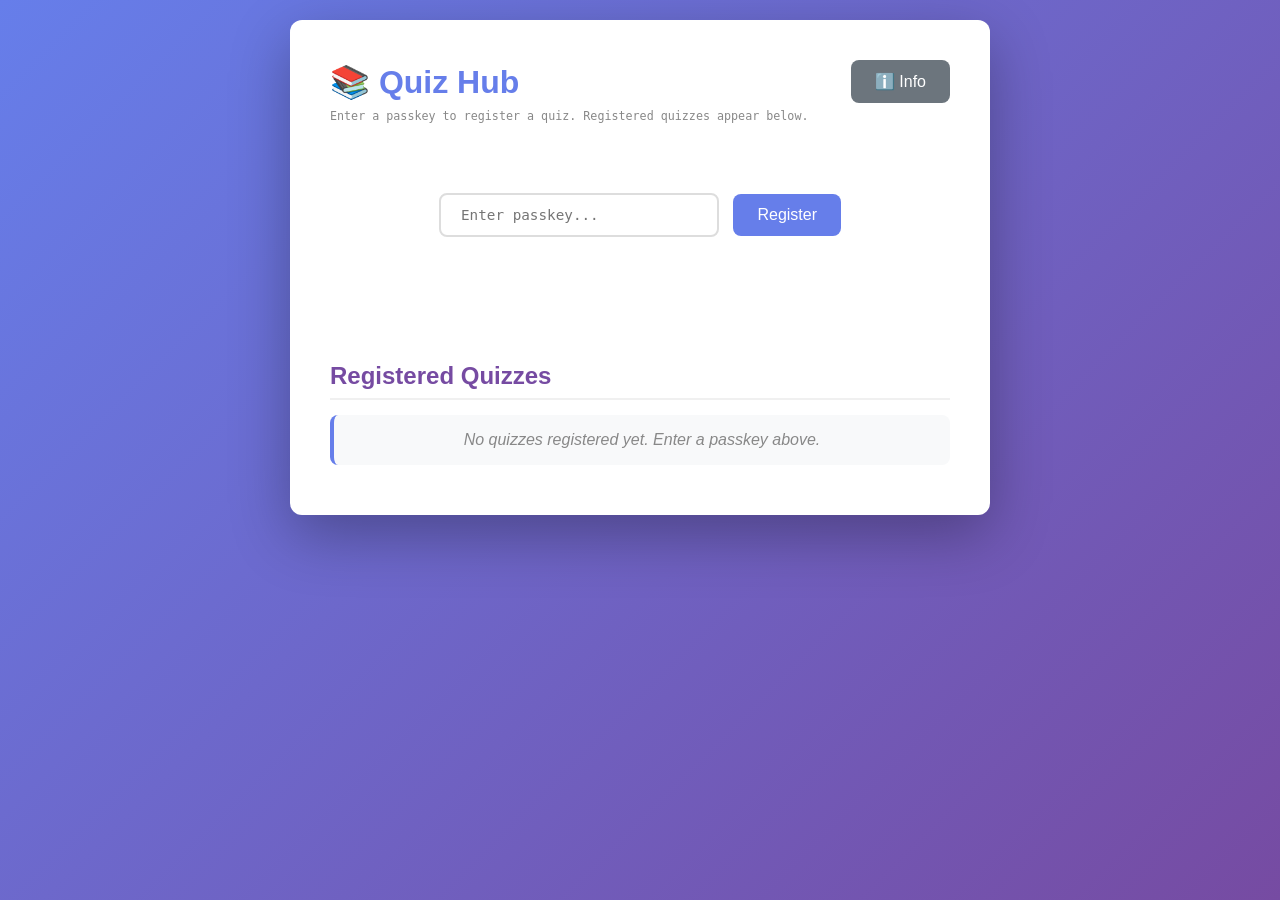
<file: quiz.html>
<!DOCTYPE html>
<html lang="en">
<head>
<meta charset="UTF-8">
<meta name="viewport" content="width=device-width, initial-scale=1.0, viewport-fit=cover">
<title>Quiz Hub</title>
<style>
  * { box-sizing: border-box; margin: 0; padding: 0; }
  html { -webkit-text-size-adjust: 100%; }
  body {
    font-family: -apple-system, BlinkMacSystemFont, "Segoe UI", Roboto, sans-serif;
    background: linear-gradient(135deg, #667eea 0%, #764ba2 100%);
    min-height: 100vh;
    padding: 20px;
    color: #333;
    -webkit-tap-highlight-color: transparent;
    touch-action: manipulation;
  }
  .container {
    max-width: 700px;
    margin: 0 auto;
    background: #fff;
    border-radius: 12px;
    box-shadow: 0 20px 60px rgba(0,0,0,0.3);
    padding: 40px;
  }
  @media (max-width: 600px) {
    body { padding: 10px; }
    .container { padding: 20px; border-radius: 8px; }
    h1 { font-size: 1.5em; }
    .passkey-screen h1 { font-size: 1.6em; }
    .quiz-actions { flex-direction: column; width: 100%; }
    .quiz-actions .btn { width: 100%; }
  }
  @media (hover: none) and (pointer: coarse) {
    .btn { min-height: 48px; padding: 14px 24px; font-size: 1.05em; }
    .passkey-input { min-height: 48px; font-size: 1.05em; }
    .answer-input { min-height: 48px; padding: 12px; font-size: 1em; }
    .mc-options label { min-height: 44px; padding: 12px 14px; font-size: 1em; }
    .saved-keys span { min-height: 44px; line-height: 36px; padding: 4px 14px; }
    .question { padding: 18px 20px; }
    .quiz-list li { padding: 18px 20px; flex-wrap: wrap; gap: 12px; }
    .btn-open, .btn-remove { min-height: 44px; padding: 10px 18px; }
    .btn-submit { min-height: 52px; padding: 16px 36px; }
  }
  h1 { color: #667eea; margin-bottom: 6px; }
  .subtitle { color: #888; font-size: 0.9em; margin-bottom: 30px; font-family: monospace; }
  h2 { color: #764ba2; margin: 30px 0 15px; padding-bottom: 8px; border-bottom: 2px solid #f0f0f0; }

  .passkey-screen { text-align: center; padding: 40px 20px; }
  .passkey-screen h1 { font-size: 2em; margin-bottom: 10px; }
  .passkey-screen p { margin-bottom: 20px; }
  .passkey-input {
    padding: 12px 20px;
    font-size: 1.1em;
    border: 2px solid #ddd;
    border-radius: 8px;
    width: 280px;
    max-width: 100%;
    margin-right: 10px;
    transition: border-color 0.2s;
    font-family: monospace;
  }
  .passkey-input:focus { outline: none; border-color: #667eea; }
  .btn {
    background: #667eea;
    color: #fff;
    border: none;
    padding: 12px 24px;
    font-size: 1em;
    border-radius: 8px;
    cursor: pointer;
    transition: background 0.2s, transform 0.1s;
  }
  .btn:hover { background: #5568d3; }
  .btn:active { transform: scale(0.98); }
  .btn-submit {
    background: #28a745;
    font-size: 1.1em;
    padding: 14px 32px;
    margin-top: 30px;
  }
  .btn-submit:hover { background: #218838; }
  .btn-secondary { background: #6c757d; margin-left: 10px; }
  .btn-secondary:hover { background: #5a6268; }
  .error { color: #dc3545; margin-top: 15px; min-height: 20px; }
  .saved-keys { margin-top: 20px; font-size: 0.9em; color: #666; }
  .saved-keys span {
    display: inline-block;
    background: #f0f0f0;
    padding: 4px 10px;
    border-radius: 12px;
    margin: 4px;
    cursor: pointer;
    font-family: monospace;
    transition: background 0.2s;
  }
  .saved-keys span:hover { background: #e0e0e0; }

  .quiz-list { list-style: none; }
  .quiz-list > li {
    background: #f8f9fa;
    padding: 16px 20px;
    border-radius: 8px;
    margin-bottom: 10px;
    border-left: 4px solid #667eea;
  }
  .quiz-list .quiz-item {
    display: flex;
    align-items: center;
    justify-content: space-between;
    background: #fff;
    padding: 14px 18px;
    border-radius: 8px;
    margin-bottom: 8px;
    border-left: 3px solid #a5b4fc;
  }
  .quiz-list .quiz-item:last-child { margin-bottom: 0; }
  .quiz-group {
    padding: 0 !important;
    overflow: hidden;
  }
  .quiz-group-header {
    display: flex;
    align-items: center;
    gap: 10px;
    padding: 16px 20px;
    cursor: pointer;
    user-select: none;
    transition: background 0.15s;
  }
  .quiz-group-header:hover { background: #eef1f6; }
  .quiz-group-arrow {
    color: #667eea;
    font-size: 0.8em;
    width: 16px;
    display: inline-block;
  }
  .quiz-group-title {
    font-weight: 600;
    color: #333;
    font-size: 1.05em;
    flex: 1;
  }
  .quiz-group-count {
    color: #888;
    font-size: 0.85em;
    background: #e9ecef;
    padding: 2px 10px;
    border-radius: 10px;
  }
  .quiz-group-list {
    list-style: none;
    margin: 0 16px 16px 16px;
    padding: 12px;
    background: #fff;
    border-radius: 8px;
    border: 1px solid #e9ecef;
  }
  .quiz-info { flex: 1; }
  .quiz-title { font-weight: 600; color: #333; }
  .quiz-meta { color: #888; font-size: 0.85em; margin-top: 4px; font-family: monospace; }
  .quiz-actions { display: flex; gap: 8px; }
  .btn-open { background: #667eea; padding: 8px 16px; font-size: 0.9em; }
  .btn-remove { background: #dc3545; padding: 8px 12px; font-size: 0.85em; }
  .btn-remove:hover { background: #c82333; }
  .empty { color: #888; font-style: italic; padding: 20px; text-align: center; }

  .info-section {
    background: #f8f9fa;
    padding: 20px 24px;
    border-radius: 8px;
    margin-bottom: 20px;
    border-left: 4px solid #764ba2;
  }
  .info-section h2 {
    color: #764ba2;
    margin: 0 0 12px 0;
    padding: 0;
    border: none;
    font-size: 1.2em;
  }
  .info-credit {
    display: flex;
    justify-content: space-between;
    padding: 6px 0;
    border-bottom: 1px dashed #e0e0e0;
  }
  .info-credit:last-child { border-bottom: none; }
  .info-credit .label { color: #666; font-weight: 600; }
  .info-credit .value { color: #333; }
  .info-how-list { margin: 0; padding-left: 20px; color: #444; line-height: 1.7; }
  .info-how-list li { margin-bottom: 8px; }
  .info-time {
    display: flex;
    justify-content: space-between;
    padding: 8px 0;
    border-bottom: 1px solid #e0e0e0;
    font-size: 0.95em;
  }
  .info-time:last-child { border-bottom: none; }
  .info-time .quiz-name { font-weight: 600; color: #333; }
  .info-time .time-val { color: #666; font-family: monospace; font-size: 0.9em; }
  .info-loading { color: #888; font-style: italic; padding: 20px; text-align: center; }

  .quiz-screen { display: none; }
  .back-link {
    display: inline-block;
    color: #667eea;
    text-decoration: none;
    margin-bottom: 20px;
    cursor: pointer;
    font-size: 0.9em;
  }
  .back-link:hover { text-decoration: underline; }
  .quiz-id-display { color: #888; font-size: 0.9em; margin-bottom: 16px; font-family: monospace; }
  .question {
    background: #f8f9fa;
    padding: 15px 20px;
    border-radius: 8px;
    margin-bottom: 12px;
    border-left: 4px solid #667eea;
  }
  .answer-input {
    width: 100%;
    padding: 8px 12px;
    border: 1px solid #ddd;
    border-radius: 6px;
    font-size: 1em;
    margin-top: 8px;
  }
  .answer-input:focus { outline: none; border-color: #667eea; }
  .mc-options { margin-top: 8px; }
  .mc-options label {
    display: block;
    padding: 6px 10px;
    margin: 4px 0;
    cursor: pointer;
    border-radius: 4px;
    transition: background 0.15s;
  }
  .mc-options label:hover { background: #e9ecef; }
  .mc-options input { margin-right: 8px; }
  .results-section {
    background: #e7f3ff;
    border: 2px solid #667eea;
    border-radius: 8px;
    padding: 20px;
    margin-top: 20px;
  }
  .result-item { padding: 8px 0; border-bottom: 1px solid #d0e0f0; }
  .result-item:last-child { border-bottom: none; }
  .correct { color: #28a745; font-weight: 600; }
  .incorrect { color: #dc3545; font-weight: 600; }
  .score {
    text-align: center;
    font-size: 1.4em;
    padding: 20px;
    background: linear-gradient(135deg, #667eea, #764ba2);
    color: #fff;
    border-radius: 8px;
    margin-bottom: 20px;
  }
</style>
</head>
<body>

<div class="container">

  <div id="hubScreen">
    <div style="display:flex;justify-content:space-between;align-items:center;margin-bottom:6px;">
      <h1 style="margin:0;">📚 Quiz Hub</h1>
      <button class="btn btn-secondary" id="infoBtn" style="margin:0;">ℹ️ Info</button>
    </div>
    <p class="subtitle">Enter a passkey to register a quiz. Registered quizzes appear below.</p>

    <div class="passkey-screen">
      <input type="password" id="passkeyInput" class="passkey-input" placeholder="Enter passkey..." autocomplete="off">
      <button class="btn" id="enterBtn">Register</button>
      <div class="error" id="errorMsg"></div>
      <div class="saved-keys" id="savedKeys"></div>
    </div>

    <h2>Registered Quizzes <span id="totalCount" style="color:#888;font-size:0.7em;font-weight:normal;margin-left:8px;"></span></h2>
    <ul class="quiz-list" id="quizList"></ul>
  </div>

  <div id="infoScreen" style="display:none;">
    <a class="back-link" id="infoBackLink">← Back to Hub</a>
    <h1>ℹ️ Info</h1>
    <div id="infoContent"></div>
  </div>

  <div id="quizScreen" class="quiz-screen">
    <a class="back-link" id="backLink">← Back to Hub</a>
    <h1 id="quizTitle"></h1>
    <p class="quiz-id-display" id="quizMeta"></p>

    <div id="quizContent"></div>

    <div style="text-align:center;">
      <button class="btn btn-submit" id="submitBtn">Submit Answers</button>
      <button class="btn btn-secondary" id="resetBtn">Clear Answers</button>
    </div>

    <div id="results" style="display:none;"></div>
  </div>

</div>

<script>
const STORAGE_REGISTERED = "quiz_hub_registered";
const STORAGE_KEYS = "quiz_hub_used_keys";

const QUIZ_REGISTRY = {
  "x7Q#mK9$pL2nV8wR": {
    id: "6.2.1",
    title: "Future Passive Voice",
    sections: [
      {
        type: "rewrite",
        instructions: "Rewrite each sentence in the future passive voice.",
        questions: [
          "They will build a new bridge.",
          "The teacher will grade the tests.",
          "Scientists will discover new species.",
          "The company will release the game next month.",
          "Workers will repair the road.",
          "The chef will prepare the meal.",
          "They will clean the park tomorrow.",
          "The school will hold a concert.",
          "The team will finish the project soon.",
          "Someone will deliver the package on Monday."
        ],
        answers: [
          "A new bridge will be built.",
          "The tests will be graded.",
          "New species will be discovered.",
          "The game will be released next month.",
          "The road will be repaired.",
          "The meal will be prepared.",
          "The park will be cleaned tomorrow.",
          "A concert will be held by the school.",
          "The project will be finished soon.",
          "The package will be delivered on Monday."
        ]
      },
      {
        type: "fill",
        instructions: "Use the future passive form of the verb in parentheses.",
        questions: [
          { text: "The homework __________ tomorrow.", verb: "finish" },
          { text: "A new hospital __________ next year.", verb: "build" },
          { text: "The winners __________ at the ceremony.", verb: "announce" },
          { text: "The rooms __________ before the guests arrive.", verb: "clean" },
          { text: "The books __________ to the library.", verb: "return" }
        ],
        answers: [
          "will be finished",
          "will be built",
          "will be announced",
          "will be cleaned",
          "will be returned"
        ]
      },
      {
        type: "mc",
        instructions: "Choose the correct option.",
        questions: [
          {
            text: "The road _____ next week.",
            options: ["will repair", "will be repaired", "repaired", "is repair"],
            answer: "B"
          },
          {
            text: "The package _____ tomorrow.",
            options: ["will delivered", "will be deliver", "will be delivered", "delivered"],
            answer: "C"
          },
          {
            text: "A new movie _____ next month.",
            options: ["will be released", "will release", "released", "will releasing"],
            answer: "A"
          }
        ]
      },
      {
        type: "challenge",
        instructions: "Change this sentence to the future passive:",
        prompt: "The engineers will design a new robot.",
        answer: "A new robot will be designed by the engineers."
      }
    ]
  },
  "B4&zF6@hJ1!cN5yT": {
    id: "6.2.2",
    title: "Present Perfect Passive",
    sections: [
      {
        type: "rewrite",
        instructions: "Change each sentence to the present perfect passive.",
        questions: [
          "They have finished the homework.",
          "Someone has stolen my bike.",
          "The company has released a new game.",
          "Scientists have discovered a new planet.",
          "The teacher has graded the tests."
        ],
        answers: [
          "The homework has been finished.",
          "My bike has been stolen.",
          "A new game has been released.",
          "A new planet has been discovered.",
          "The tests have been graded."
        ]
      },
      {
        type: "fill",
        instructions: "Write the present perfect passive form of the verb in parentheses.",
        questions: [
          { text: "The project __________. (complete)", verb: "complete" },
          { text: "The windows __________. (clean)", verb: "clean" },
          { text: "My package __________. (deliver)", verb: "deliver" },
          { text: "The books __________. (return)", verb: "return" },
          { text: "A new bridge __________. (build)", verb: "build" }
        ],
        answers: [
          "has been completed",
          "have been cleaned",
          "has been delivered",
          "have been returned",
          "has been built"
        ]
      },
      {
        type: "mc",
        instructions: "Choose the correct option.",
        questions: [
          {
            text: "The room _____ cleaned.",
            options: ["has been", "have been", "has be", "have be"],
            answer: "A"
          },
          {
            text: "The letters _____ sent.",
            options: ["has been", "have been", "has be", "have be"],
            answer: "B"
          },
          {
            text: "A new school _____ built.",
            options: ["have been", "has been", "has be", "have be"],
            answer: "B"
          }
        ]
      },
      {
        type: "mistake",
        instructions: "Find the mistake and write the corrected sentence.",
        questions: [
          { text: "The homework has been finish.", answer: "The homework has been finished." },
          { text: "The windows have cleaned.", answer: "The windows have been cleaned." },
          { text: "The package have been delivered.", answer: "The package has been delivered." },
          { text: "The tests has been graded.", answer: "The tests have been graded." },
          { text: "A new park has build.", answer: "A new park has been built." }
        ]
      },
      {
        type: "challenge",
        instructions: "Change this sentence to the present perfect passive:",
        prompt: "Someone has painted the house.",
        answer: "The house has been painted."
      }
    ]
  },
  "gW3*E8%rA0oU9iS": {
    id: "6.2.3",
    title: "Who, Which, Where",
    sections: [
      {
        type: "fill",
        instructions: "Fill in the blank with who, which, or where.",
        questions: [
          { text: "The student ______ won the prize is very happy.", verb: "who/which/where" },
          { text: "This is the house ______ we visited last summer.", verb: "who/which/where" },
          { text: "The dog ______ barked all night belongs to my neighbor.", verb: "who/which/where" },
          { text: "The park ______ we play soccer is very big.", verb: "who/which/where" },
          { text: "The girl ______ sits next to me is my friend.", verb: "who/which/where" },
          { text: "The movie ______ we watched yesterday was exciting.", verb: "who/which/where" },
          { text: "The city ______ I was born is very small.", verb: "who/which/where" },
          { text: "The teacher ______ helped me is very kind.", verb: "who/which/where" },
          { text: "The book ______ I am reading is very interesting.", verb: "who/which/where" },
          { text: "This is the place ______ we met for the first time.", verb: "who/which/where" }
        ],
        answers: [
          "who",
          "where",
          "which",
          "where",
          "who",
          "which",
          "where",
          "who",
          "which",
          "where"
        ]
      },
      {
        type: "mistake",
        instructions: "Correct the sentence.",
        questions: [
          { text: "The boy which won the race is fast.", answer: "The boy who won the race is fast." },
          { text: "This is the school who I study at.", answer: "This is the school where I study." },
          { text: "The park where I saw is beautiful.", answer: "The park which I saw is beautiful." },
          { text: "The dog who I saw was big.", answer: "The dog which I saw was big." },
          { text: "The book where I read is new.", answer: "The book which I read is new." }
        ]
      },
      {
        type: "mc",
        instructions: "Choose the correct answer.",
        questions: [
          {
            text: "The girl _____ helped me was nice.",
            options: ["which", "who", "where"],
            answer: "B"
          },
          {
            text: "The museum _____ we visited was huge.",
            options: ["who", "which", "where"],
            answer: "B"
          },
          {
            text: "The place _____ we had lunch was crowded.",
            options: ["where", "who", "which"],
            answer: "A"
          }
        ]
      }
    ]
  },
  "Y8!nT4#qP6wL2vR@": {
    id: "6.2.4",
    title: "That, Who, Which, Where",
    sections: [
      {
        type: "fill",
        instructions: "Complete each sentence with that, who, which, or where.",
        questions: [
          { text: "The boy __________ won the spelling bee is in my class.", verb: "that/who/which/where" },
          { text: "The museum __________ we visited yesterday was very interesting.", verb: "that/who/which/where" },
          { text: "The cat __________ slept on my bed all night belongs to my sister.", verb: "that/who/which/where" },
          { text: "This is the restaurant __________ we had dinner last Friday.", verb: "that/who/which/where" },
          { text: "The teacher __________ helped me with math is very kind.", verb: "that/who/which/where" },
          { text: "The book __________ I borrowed from the library is overdue.", verb: "that/who/which/where" },
          { text: "The stadium __________ the concert was held is huge.", verb: "that/who/which/where" },
          { text: "The scientist __________ discovered the vaccine became famous.", verb: "that/who/which/where" }
        ],
        answers: [
          "who",
          "which",
          "which",
          "where",
          "who",
          "which",
          "where",
          "who"
        ]
      },
      {
        type: "rewrite",
        instructions: "Combine each pair into ONE sentence using that / who / which / where.",
        questions: [
          "I saw a girl. She plays the violin.",
          "This is a laptop. It stopped working yesterday.",
          "We visited a village. My grandparents live there.",
          "The dog is very friendly. It lives next door."
        ],
        answers: [
          "I saw a girl who plays the violin.",
          "This is a laptop which stopped working yesterday.",
          "We visited a village where my grandparents live.",
          "The dog that lives next door is very friendly."
        ] 
      },
      {
        type: "mc",
        instructions: "Choose the correct option.",
        questions: [
          {
            text: "The player _____ scored the goal is famous.",
            options: ["who", "where", "which", "that"],
            answer: "A"
          },
          {
            text: "The beach _____ we went to was crowded.",
            options: ["which", "who", "where", "that"],
            answer: "A"
          },
          {
            text: "The city _____ I was born is small.",
            options: ["where", "which", "who", "that"],
            answer: "A"
          }
        ]
      },
      {
        type: "mistake",
        instructions: "Fix the mistake in each sentence. (Multiple correct forms accepted — see notes.)",
        questions: [
          { text: "The boy which helped me is kind.", answer: "The boy who helped me is kind." },
          { text: "The place who we visited was beautiful.", answer: ["The place where we visited was beautiful.", "The place we visited was beautiful.", "The place that we visited was beautiful."] }
        ]
      },
      {
        type: "short",
        self_check: true,
        instructions: "Write ONE full sentence using each word correctly.",
        prompts: [
          "who → ",
          "which → ",
          "where → "
        ]
      }
    ]
  },
  "dK2#vM7+bX4lP6qZ": {
    id: "6.2.5",
    title: "Past Perfect (Affirmative)",
    sections: [
      {
        type: "fill",
        instructions: "Complete each sentence using the past perfect affirmative form.",
        questions: [
          { text: "By the time the movie started, we __________ popcorn. (buy)", verb: "buy" },
          { text: "She was tired because she __________ five kilometers. (run)", verb: "run" },
          { text: "They couldn't enter the house because they __________ the key. (lose)", verb: "lose" },
          { text: "I felt relieved because I __________ my project early. (finish)", verb: "finish" },
          { text: "The train had already left because we __________ late. (arrive)", verb: "arrive" }
        ],
        answers: [
          "had bought",
          "had run",
          "had lost",
          "had finished",
          "had arrived"
        ]
      },
      {
        type: "rewrite",
        instructions: "Rewrite the sentence using past perfect (affirmative).",
        questions: [
          "I ate breakfast before school started.",
          "They finished their homework before dinner.",
          "She packed her bag before going to bed."
        ],
        answers: [
          "I had eaten breakfast before school started.",
          "They had finished their homework before dinner.",
          "She had packed her bag before going to bed."
        ]
      },
      {
        type: "mc",
        instructions: "Choose the correct option.",
        questions: [
          {
            text: "By 8 PM, he _____ his homework.",
            options: ["had finished", "finished", "has finished", "finishes"],
            answer: "A"
          },
          {
            text: "They _____ that movie before.",
            options: ["had seen", "saw", "have seen", "see"],
            answer: "A"
          },
          {
            text: "She _____ Paris twice before 2020.",
            options: ["had visited", "visited", "has visited", "visits"],
            answer: "A"
          }
        ]
      },
      {
        type: "mistake",
        instructions: "Fix the mistake in each sentence.",
        questions: [
          { text: "He had go to school before breakfast.", answer: "He had gone to school before breakfast." },
          { text: "We had ate dinner before the guests arrived.", answer: "We had eaten dinner before the guests arrived." }
        ]
      },
      {
        type: "short",
        self_check: true,
        instructions: "Use past perfect affirmative in your own sentence. (Free response — any grammatically correct past perfect sentence is accepted.)",
        prompts: [
          "What is something you had already done before yesterday evening?",
          "What is something you had finished before a test?"
        ]
      }
    ]
  },
  "H2#rJ7@bN9vX1kM&": {
    id: "6.2.6",
    title: "Past Perfect (Negative & Questions)",
    sections: [
      {
        type: "fill",
        instructions: "Complete each sentence using the past perfect NEGATIVE form (hadn't + past participle).",
        questions: [
          { text: "She __________ the message before the meeting started. (see)", verb: "see" },
          { text: "They __________ their homework before dinner. (finish)", verb: "finish" },
          { text: "I __________ that song before yesterday. (hear)", verb: "hear" },
          { text: "He __________ that museum before last year. (visit)", verb: "visit" },
          { text: "We __________ lunch when the guests arrived. (eat)", verb: "eat" }
        ],
        answers: [
          "hadn't seen",
          "hadn't finished",
          "hadn't heard",
          "hadn't visited",
          "hadn't eaten"
        ]
      },
      {
        type: "rewrite",
        label: "Part 2: Rewrite into Negative Past Perfect",
        instructions: "Rewrite each sentence in the past perfect NEGATIVE.",
        questions: [
          "She saw the movie before Friday.",
          "They finished the project before the deadline.",
          "I read that book before school."
        ],
        answers: [
          "She hadn't seen the movie before Friday.",
          "They hadn't finished the project before the deadline.",
          "I hadn't read that book before school."
        ]
      },
      {
        type: "rewrite",
        label: "Part 3: Make Questions",
        instructions: "Rewrite each sentence as a past perfect QUESTION.",
        questions: [
          "You finished your homework before dinner.",
          "They left before you arrived.",
          "She studied before the test."
        ],
        answers: [
          "Had you finished your homework before dinner?",
          "Had they left before you arrived?",
          "Had she studied before the test?"
        ]
      },
      {
        type: "mc",
        instructions: "Choose the correct option.",
        questions: [
          {
            text: "_____ you ever seen that movie before last year?",
            options: ["Had", "Did", "Have", "Was"],
            answer: "A"
          },
          {
            text: "She _____ finished her work before the class started.",
            options: ["hadn't", "didn't", "hasn't", "wasn't"],
            answer: "A"
          },
          {
            text: "_____ they left when you arrived?",
            options: ["Had", "Was", "Did", "Have"],
            answer: "A"
          }
        ]
      },
      {
        type: "short",
        self_check: true,
        instructions: "Short answers (self-checked).",
        prompts: [
          "Yes/No: Had you ever tried this food before today?  →  Yes, I had.  /  No, I hadn't.",
          "Write one sentence using hadn't + past participle.",
          "Write one past perfect question."
        ]
      }
    ]
  },
  "P3&bL6#nH8wT1qJ*": {
    id: "6.3.1",
    title: "Third Conditional",
    sections: [
      {
        type: "fill",
        label: "Part A: Complete the Sentences",
        instructions: "Complete each sentence using the third conditional (had + past participle).",
        questions: [
          { text: "If I __________ harder, I would have passed the test. (study)", verb: "study" },
          { text: "If she __________ earlier, she would have caught the bus. (leave)", verb: "leave" },
          { text: "If they __________ an umbrella, they would not have gotten wet. (bring)", verb: "bring" },
          { text: "If we __________ about the meeting, we would have attended it. (know)", verb: "know" },
          { text: "If he __________ more, he would have played better. (practice)", verb: "practice" },
          { text: "If the alarm __________, I would have woken up on time. (ring)", verb: "ring" },
          { text: "If you __________ me the truth, I would have helped you. (tell)", verb: "tell" },
          { text: "If the team __________ harder, they would have won the championship. (train)", verb: "train" },
          { text: "If Sarah __________ her homework, she would not have received a zero. (remember)", verb: "remember" },
          { text: "If the weather __________ better, we would have gone to the beach. (be)", verb: "be" }
        ],
        answers: [
          "had studied",
          "had left",
          "had brought",
          "had known",
          "had practiced",
          "had rung",
          "had told",
          "had trained",
          "had remembered",
          "had been"
        ]
      },
      {
        type: "rewrite",
        label: "Part B: Rewrite Using the Third Conditional",
        instructions: "Rewrite each sentence as a third conditional.",
        questions: [
          "I didn't study, so I failed the test.",
          "She missed the bus because she left late.",
          "We got lost because we didn't bring a map.",
          "He forgot his umbrella, so he got wet.",
          "They didn't practice, so they lost the game."
        ],
        answers: [
          "If I had studied, I would have passed the test.",
          "If she had left earlier, she would have caught the bus.",
          "If we had brought a map, we would not have gotten lost.",
          "If he had brought his umbrella, he would not have gotten wet.",
          "If they had practiced more, they would have won the game."
        ]
      },
      {
        type: "challenge_list",
        label: "Challenge: Third Conditional",
        instructions: "Complete each sentence using the third conditional (had + past participle).",
        questions: [
          { prompt: "If I __________ earlier, I would have caught the train. (wake up)", answer: "had woken up" },
          { prompt: "If the dog __________, it would have stayed safe. (not escape)", answer: ["had not escaped", "hadn't escaped"] },
          { prompt: "If we __________ more money, we would have bought a bigger house. (save)", answer: "had saved" },
          { prompt: "If she __________ to the instructions, she would have completed the task correctly. (listen)", answer: "had listened" },
          { prompt: "If they __________ the tickets, they would have entered the concert. (not forget)", answer: ["had not forgotten", "hadn't forgotten"] }
        ]
      }
    ]
  },
  "V7*uS1#kY5mE9jB&": {
    id: "6.3.2",
    title: "Modal Verbs",
    sections: [
      {
        type: "mc",
        label: "Part A: Choose the Correct Modal Verb",
        instructions: "Choose the correct modal verb to complete each sentence.",
        questions: [
          { text: "You __________ wear a seatbelt when riding in a car.", options: ["can", "must", "might"], answer: "B" },
          { text: "__________ I borrow your pencil, please?", options: ["May", "Must", "Should"], answer: "A" },
          { text: "She __________ swim very well when she was six years old.", options: ["could", "must", "should"], answer: "A" },
          { text: "It is cloudy today. It __________ rain later.", options: ["must", "might", "shall"], answer: "B" },
          { text: "You look tired. You __________ get some rest.", options: ["should", "can", "may"], answer: "A" },
          { text: "I __________ play the piano.", options: ["can", "must", "ought"], answer: "A" },
          { text: "Students __________ complete their homework before class.", options: ["must", "might", "could"], answer: "A" },
          { text: "__________ you help me carry these books?", options: ["Should", "Would", "Must"], answer: "B" },
          { text: "We __________ visit our grandparents this weekend if we have time.", options: ["might", "must", "shall"], answer: "A" },
          { text: "You __________ be rude to others.", options: ["shouldn't", "can", "may"], answer: "A" }
        ]
      },
      {
        type: "fill",
        label: "Part B: Fill in the Blank",
        instructions: "Write the correct modal verb for each sentence.",
        questions: [
          { text: "I __________ ride a bicycle when I was five years old.", verb: "could" },
          { text: "You __________ study for the test if you want a good grade.", verb: "should" },
          { text: "__________ I ask you a question?", verb: "May" },
          { text: "We __________ go to the park tomorrow if the weather is nice.", verb: "might" },
          { text: "Drivers __________ stop at a red light.", verb: "must" }
        ],
        answers: [
          "could",
          "should",
          "May",
          "might",
          "must"
        ]
      },
      {
        type: "challenge_list",
        label: "Challenge: Find the Best Modal Verb",
        instructions: "Choose the best modal verb for each sentence.",
        questions: [
          { prompt: "You have a headache. You __________ drink some water and rest.", answer: "should" },
          { prompt: "The sky is very dark. It __________ rain soon.", answer: "might" },
          { prompt: "__________ you please open the window?", answer: "Would" },
          { prompt: "I __________ speak three languages.", answer: "can" },
          { prompt: "Students __________ run in the hallways at school.", answer: ["must not", "mustn't"] }
        ]
      }
    ]
  },
  "X4#rD2&tN8jG5pL!": {
    id: "6.3.3",
    title: "Reported Speech — Statements",
    sections: [
      {
        type: "rewrite",
        label: "Part A: Change Direct Speech into Reported Speech",
        instructions: "Change each direct quote into reported speech. (Tip: use \"said that\", shift pronouns and tense back one step, change time/place words.)",
        questions: [
          'John said, "I am hungry."',
          'Sarah said, "I have finished my homework."',
          'Tom said, "I will visit my grandparents tomorrow."',
          'Lisa said, "I like reading books."',
          'The teacher said, "The test is on Friday."',
          'Ben said, "I can swim very well."',
          'Emma said, "I watched a movie yesterday."',
          'David said, "I am studying for my exam."',
          'Anna said, "I bought a new backpack last week."',
          'The coach said, "You played very well today."'
        ],
        answers: [
          "John said that he was hungry.",
          "Sarah said that she had finished her homework.",
          "Tom said that he would visit his grandparents the next day.",
          "Lisa said that she liked reading books.",
          "The teacher said that the test was on Friday.",
          "Ben said that he could swim very well.",
          "Emma said that she had watched a movie the day before.",
          "David said that he was studying for his exam.",
          "Anna said that she had bought a new backpack the week before.",
          ["The coach said that we had played very well that day.", "The coach said that they had played very well that day."]
        ]
      },
      {
        type: "mistake",
        label: "Part B: Find and Correct the Mistake",
        instructions: "Fix the mistake in each sentence.",
        questions: [
          { text: "Sarah said that she is tired.", answer: "Sarah said that she was tired." },
          { text: "Tom said that he will go to the store.", answer: "Tom said that he would go to the store." },
          { text: "Lisa said that she have finished her project.", answer: "Lisa said that she had finished her project." },
          { text: "Ben said that he can swims well.", answer: "Ben said that he could swim well." },
          { text: "Emma said that she watch a movie the day before.", answer: "Emma said that she had watched a movie the day before." }
        ]
      },
      {
        type: "challenge_list",
        label: "Challenge: Reported Speech Statements",
        instructions: "Rewrite each direct quote as reported speech.",
        questions: [
          { prompt: 'Jack said, "I have never been to Canada."', answer: "Jack said that he had never been to Canada." },
          { prompt: 'Mia said, "I am learning how to play the guitar."', answer: "Mia said that she was learning how to play the guitar." },
          { prompt: 'The principal said, "School will begin at 8:30 tomorrow."', answer: "The principal said that school would begin at 8:30 the next day." },
          { prompt: 'Noah said, "I forgot my homework today."', answer: "Noah said that he had forgotten his homework that day." },
          { prompt: 'Olivia said, "My favorite subject is science."', answer: "Olivia said that her favorite subject was science." }
        ]
      }
    ]
  },
  "M9#aH2$vF6tR4nL@": {
    id: "6.3.4",
    title: "Reflexive Pronouns",
    sections: [
      {
        type: "mc",
        label: "Part 1: Choose the Correct Reflexive Pronoun",
        instructions: "Choose the correct reflexive pronoun to complete each sentence.",
        questions: [
          { text: "I taught __________ how to code.", options: ["himself", "myself", "yourself"], answer: "B" },
          { text: "Sarah made the cake all by __________.", options: ["herself", "themselves", "itself"], answer: "A" },
          { text: "The dog hurt __________ while jumping over the fence.", options: ["himself", "itself", "myself"], answer: "B" },
          { text: "We enjoyed __________ at the amusement park.", options: ["ourselves", "yourselves", "themselves"], answer: "A" },
          { text: "Did you paint the room by __________?", options: ["myself", "yourself", "himself"], answer: "B" },
          { text: "The children cleaned the classroom by __________.", options: ["ourselves", "yourselves", "themselves"], answer: "C" },
          { text: "He looked at __________ in the mirror.", options: ["himself", "herself", "itself"], answer: "A" },
          { text: "My sister and I built the robot __________.", options: ["ourselves", "yourselves", "themselves"], answer: "A" },
          { text: "The cat washed __________ after eating.", options: ["himself", "itself", "herself"], answer: "B" },
          { text: "You should be proud of __________ for working so hard.", options: ["yourself", "myself", "himself"], answer: "A" }
        ]
      },
      {
        type: "fill",
        label: "Part 2: Write the Reflexive Pronoun",
        instructions: "Write the correct reflexive pronoun for each sentence.",
        questions: [
          { text: "She completed the project by __________. (she)", verb: "she" },
          { text: "They taught __________ how to play chess. (they)", verb: "they" },
          { text: "I made this model by __________. (I)", verb: "I" },
          { text: "The bird injured __________ while flying. (it)", verb: "it" },
          { text: "We prepared for the competition by __________. (we)", verb: "we" }
        ],
        answers: [
          "herself",
          "themselves",
          "myself",
          "itself",
          "ourselves"
        ]
      }
    ]
  },
  "K5$eQ8!zC3jW7pY*": {
    id: "6.3.5",
    title: "Reported Speech — Questions",
    sections: [
      {
        type: "rewrite",
        label: "Part 1: Change Questions into Reported Speech",
        instructions: "Rewrite each question as reported speech. (Tip: change pronouns, tense, and time/place words; yes/no questions use \"if\" or \"whether\"; use reporting verb like asked, wanted to know, wondered.)",
        questions: [
          { q: "\"Where do you live?\" she asked.", a: "She asked where I lived." },
          { q: "\"Are you ready for the test?\" the teacher asked.", a: "The teacher asked if I was ready for the test." },
          { q: "\"Why were you late?\" my father asked.", a: "My father asked why I had been late." },
          { q: "\"What is your favorite subject?\" the student asked me.", a: "The student asked me what my favorite subject was." },
          { q: "\"Did they finish the project?\" the manager asked.", a: "The manager asked if they had finished the project." },
          { q: "\"When will the bus arrive?\" the woman asked.", a: "The woman asked when the bus would arrive." },
          { q: "\"Can you swim?\" the coach asked.", a: "The coach asked if I could swim." },
          { q: "\"How did you solve the problem?\" the teacher asked.", a: "The teacher asked how I had solved the problem." },
          { q: "\"Have you seen my book?\" Sarah asked.", a: "Sarah asked if I had seen her book." },
          { q: "\"Who won the competition?\" Tom asked.", a: "Tom asked who had won the competition." }
        ].map(item => item.q),
        answers: [
          "She asked where I lived.",
          "The teacher asked if I was ready for the test.",
          "My father asked why I had been late.",
          "The student asked me what my favorite subject was.",
          "The manager asked if they had finished the project.",
          "The woman asked when the bus would arrive.",
          "The coach asked if I could swim.",
          "The teacher asked how I had solved the problem.",
          "Sarah asked if I had seen her book.",
          "Tom asked who had won the competition."
        ]
      },
      {
        type: "challenge_list",
        label: "Challenge: Reported Speech Questions",
        instructions: "Rewrite each question as reported speech.",
        questions: [
          { prompt: "Where are your parents? the police officer asked.", answer: "The police officer asked where my parents were." },
          { prompt: "Will you help me tomorrow? my friend asked.", answer: ["My friend asked if I would help him the next day.", "My friend asked if I would help her the next day.", "My friend asked if I would help them the next day."] },
          { prompt: "Why do you like science? the teacher asked.", answer: "The teacher asked why I liked science." },
          { prompt: "Have they arrived yet? Mom asked.", answer: "Mom asked if they had arrived yet." },
          { prompt: "What were you doing at 8:00 p.m.? the detective asked.", answer: "The detective asked what I had been doing at 8:00 p.m." }
        ]
      }
    ]
  }
};

function getRegistered() {
  try {
    const data = JSON.parse(localStorage.getItem(STORAGE_REGISTERED)) || {};
    return data;
  } catch { return {}; }
}

function setRegistered(data) {
  localStorage.setItem(STORAGE_REGISTERED, JSON.stringify(data));
}

function getSavedKeys() {
  try {
    return JSON.parse(localStorage.getItem(STORAGE_KEYS)) || [];
  } catch { return []; }
}

function saveKey(key) {
  const keys = getSavedKeys();
  if (!keys.includes(key)) {
    keys.push(key);
    localStorage.setItem(STORAGE_KEYS, JSON.stringify(keys));
  }
}

function renderSavedKeys() {
  const keys = getSavedKeys();
  const container = document.getElementById("savedKeys");
  if (keys.length === 0) {
    container.innerHTML = "";
    return;
  }
  container.innerHTML = "<div style='margin-bottom:6px;'>Previously used passkeys:</div>" +
    keys.map(k => `<span data-key="${k}">${k}</span>`).join("");
  container.querySelectorAll("span").forEach(el => {
    el.addEventListener("click", () => {
      document.getElementById("passkeyInput").value = el.dataset.key;
    });
  });
}

function renderQuizList() {
  const list = document.getElementById("quizList");
  const registered = getRegistered();
  const entries = Object.values(registered).sort((a, b) => a.id.localeCompare(b.id, undefined, { numeric: true }));

  const countEl = document.getElementById("totalCount");
  if (countEl) countEl.textContent = entries.length > 0 ? `(${entries.length} total)` : "";

  if (entries.length === 0) {
    list.innerHTML = "<li class='empty'>No quizzes registered yet. Enter a passkey above.</li>";
    return;
  }

  const groups = {};
  entries.forEach(q => {
    const major = q.id.split(".").slice(0, 2).join("."); // "6.2.1" -> "6.2"
    (groups[major] = groups[major] || []).push(q);
  });
  const groupKeys = Object.keys(groups).sort();

  if (groupKeys.length === 1) {
    list.innerHTML = groups[groupKeys[0]].map(q => renderQuizItem(q)).join("");
  } else {
    list.innerHTML = groupKeys.map(g => `
      <li class="quiz-group">
        <div class="quiz-group-header" data-group="${g}">
          <span class="quiz-group-arrow">▶</span>
          <span class="quiz-group-title">Unit ${g}</span>
          <span class="quiz-group-count">${groups[g].length} quiz${groups[g].length === 1 ? "" : "zes"}</span>
        </div>
        <ul class="quiz-group-list" data-group-list="${g}" style="display:none;">
          ${groups[g].map(q => renderQuizItem(q)).join("")}
        </ul>
      </li>
    `).join("");

    list.querySelectorAll(".quiz-group-header").forEach(h => {
      h.addEventListener("click", () => {
        const g = h.dataset.group;
        const sub = list.querySelector(`[data-group-list="${g}"]`);
        const arrow = h.querySelector(".quiz-group-arrow");
        const open = sub.style.display !== "none";
        sub.style.display = open ? "none" : "block";
        arrow.textContent = open ? "▶" : "▼";
      });
    });
  }

  list.querySelectorAll(".btn-open").forEach(btn => {
    btn.addEventListener("click", () => openQuiz(btn.dataset.id));
  });
  list.querySelectorAll(".btn-remove").forEach(btn => {
    btn.addEventListener("click", () => removeQuiz(btn.dataset.id));
  });
}

function renderQuizItem(q) {
  const when = q.registeredAt ? new Date(q.registeredAt).toLocaleString() : "—";
  return `
    <li class="quiz-item">
      <div class="quiz-info">
        <div class="quiz-title">${q.title}</div>
        <div class="quiz-meta">Quiz ${q.id} • ${q.sections.length} sections • Registered: ${when}</div>
      </div>
      <div class="quiz-actions">
        <button class="btn btn-open" data-id="${q.id}">Open</button>
        <button class="btn btn-remove" data-id="${q.id}">Remove</button>
      </div>
    </li>`;
}

function removeQuiz(id) {
  if (!confirm(`Remove Quiz ${id} from your hub?`)) return;
  const registered = getRegistered();
  delete registered[id];
  setRegistered(registered);
  renderQuizList();
}

function attemptRegister() {
  const input = document.getElementById("passkeyInput");
  const value = input.value.trim();
  const errorMsg = document.getElementById("errorMsg");

  if (QUIZ_REGISTRY[value]) {
    const quiz = QUIZ_REGISTRY[value];
    saveKey(value);
    const registered = getRegistered();
    registered[quiz.id] = {
      id: quiz.id,
      title: quiz.title,
      sections: quiz.sections,
      registeredAt: registered[quiz.id]?.registeredAt || new Date().toISOString()
    };
    setRegistered(registered);
    input.value = "";
    errorMsg.textContent = "";
    renderSavedKeys();
    renderQuizList();
  } else {
    errorMsg.textContent = "Invalid passkey.";
    input.value = "";
    input.focus();
  }
}

function normalize(s) {
  return s.trim().toLowerCase()
    .replace(/[.,!?;:"]/g, "")
    .replace(/\b(the|a|an)\b/g, "")
    .replace(/\s+/g, " ")
    .trim();
}

function buildQuizContent(quiz) {
  const container = document.getElementById("quizContent");
  let html = "";
  let partNum = 1;

  quiz.sections.forEach(section => {
    if (section.type === "challenge") {
      html += `<h2>${section.label || "Challenge"}</h2>`;
      html += `<p style="font-style:italic;color:#666;">${section.instructions}</p>`;
      html += `<p><strong>"${section.prompt}"</strong></p>`;
      html += `<input type="text" class="answer-input" id="challenge-answer" placeholder="Your answer...">`;
    } else if (section.type === "challenge_list") {
      html += `<h2>${section.label || "Challenge"}</h2>`;
      html += `<p style="font-style:italic;color:#666;">${section.instructions}</p>`;
      section.questions.forEach((q, i) => {
        html += `<div class="question">
          <strong>${i + 1}.</strong> <em>"${q.prompt}"</em>
          <input type="text" class="answer-input" data-section="${quiz.sections.indexOf(section)}" data-index="${i}" placeholder="Your answer...">
        </div>`;
      });
      partNum++;
    } else {
      const label = section.label ||
                    (section.type === "rewrite" ? `Part ${partNum}: Rewrite` :
                    section.type === "fill" ? `Part ${partNum}: Fill in the Blank` :
                    section.type === "mc" ? `Part ${partNum}: Multiple Choice` :
                    section.type === "mistake" ? `Part ${partNum}: Find the Mistake` :
                    section.type === "short" ? `Part ${partNum}: Short Answer` :
                    `Part ${partNum}`);
      html += `<h2>${label}</h2>`;
      html += `<p style="font-style:italic;color:#666;">${section.instructions}</p>`;

      if (section.type === "rewrite") {
        section.questions.forEach((q, i) => {
          html += `<div class="question">
            <strong>${i + 1}.</strong> ${q}
            <input type="text" class="answer-input" data-section="${quiz.sections.indexOf(section)}" data-index="${i}" placeholder="Your answer...">
          </div>`;
        });
        partNum++;
      } else if (section.type === "fill") {
        section.questions.forEach((q, i) => {
          html += `<div class="question">
            <strong>${i + 1}.</strong> ${q.text} <em>(${q.verb})</em>
            <input type="text" class="answer-input" data-section="${quiz.sections.indexOf(section)}" data-index="${i}" placeholder="Your answer...">
          </div>`;
        });
        partNum++;
      } else if (section.type === "mc") {
        section.questions.forEach((q, i) => {
          const opts = q.options.map((opt, j) => {
            const letter = String.fromCharCode(65 + j);
            return `<label><input type="radio" name="mc_${i}" value="${letter}"> ${letter}. ${opt}</label>`;
          }).join("");
          html += `<div class="question">
            <strong>${i + 1}.</strong> ${q.text}
            <div class="mc-options">${opts}</div>
          </div>`;
        });
        partNum++;
      } else if (section.type === "mistake") {
        section.questions.forEach((q, i) => {
          html += `<div class="question">
            <strong>${i + 1}.</strong> <span style="color:#dc3545;text-decoration:line-through;text-decoration-color:#dc3545;">${q.text}</span>
            <input type="text" class="answer-input" data-section="${quiz.sections.indexOf(section)}" data-index="${i}" placeholder="Corrected sentence...">
          </div>`;
        });
        partNum++;
      } else if (section.type === "short") {
        section.prompts.forEach((p, i) => {
          html += `<div class="question">
            <strong>${i + 1}.</strong> ${p}
            <input type="text" class="answer-input" data-section="${quiz.sections.indexOf(section)}" data-index="${i}" placeholder="Your answer...">
          </div>`;
        });
        partNum++;
      }
    }
  });

  container.innerHTML = html;
}

function openQuiz(id) {
  const registered = getRegistered();
  const quiz = registered[id];
  if (!quiz) return;

  document.getElementById("quizTitle").textContent = quiz.title;
  document.getElementById("quizMeta").textContent = `Quiz ${quiz.id} • ${quiz.sections.length} sections`;

  buildQuizContent(quiz);

  document.getElementById("hubScreen").style.display = "none";
  document.getElementById("quizScreen").style.display = "block";
  document.getElementById("results").style.display = "none";
  window.scrollTo({ top: 0 });
}

function backToHub() {
  document.getElementById("quizScreen").style.display = "none";
  document.getElementById("infoScreen").style.display = "none";
  document.getElementById("hubScreen").style.display = "block";
}

async function openInfo() {
  document.getElementById("hubScreen").style.display = "none";
  document.getElementById("infoScreen").style.display = "block";
  const content = document.getElementById("infoContent");
  content.innerHTML = "<div class='info-loading'>Loading info...</div>";
  window.scrollTo({ top: 0 });

  try {
    const raw = document.getElementById("infoData").textContent;
    const data = JSON.parse(raw);
    renderInfo(data);
  } catch (err) {
    content.innerHTML = `<div class='info-section'>
      <h2>⚠️ Could not load info</h2>
      <p>Embedded info data is malformed.</p>
      <p style="color:#888;font-size:0.85em;">${err.message}</p>
    </div>`;
  }
}

function relativeTime(iso) {
  if (!iso) return "—";
  const then = new Date(iso).getTime();
  const now = Date.now();
  const diff = Math.max(0, now - then);
  const sec = Math.floor(diff / 1000);
  if (sec < 60) return "just now";
  const min = Math.floor(sec / 60);
  if (min < 60) return `${min} min ago`;
  const hr = Math.floor(min / 60);
  if (hr < 24) return `${hr} hr ago`;
  const day = Math.floor(hr / 24);
  if (day < 30) return `${day} day${day === 1 ? "" : "s"} ago`;
  const month = Math.floor(day / 30);
  if (month < 12) return `${month} month${month === 1 ? "" : "s"} ago`;
  const year = Math.floor(day / 365);
  return `${year} year${year === 1 ? "" : "s"} ago`;
}

function renderInfo(data) {
  const content = document.getElementById("infoContent");
  let html = "";

  if (data.credits) {
    html += `<div class="info-section"><h2>${data.credits.title}</h2>`;
    data.credits.entries.forEach(e => {
      html += `<div class="info-credit"><span class="label">${e.label}</span><span class="value">${e.value}</span></div>`;
    });
    html += `</div>`;
  }

  if (data.howItWorks) {
    html += `<div class="info-section"><h2>${data.howItWorks.title}</h2><ul class="info-how-list">`;
    data.howItWorks.entries.forEach(line => {
      html += `<li>${line}</li>`;
    });
    html += `</ul></div>`;
  }

  const registered = getRegistered();
  const entries = Object.values(registered).sort((a, b) => (a.registeredAt || "").localeCompare(b.registeredAt || ""));
  html += `<div class="info-section"><h2>Registration History</h2>`;
  if (entries.length === 0) {
    html += `<p style="color:#888;font-style:italic;">No quizzes registered yet.</p>`;
  } else {
    entries.forEach(q => {
      const when = q.registeredAt ? new Date(q.registeredAt).toLocaleString() : "—";
      const rel = relativeTime(q.registeredAt);
      html += `<div class="info-time">
        <span class="quiz-name">${q.title} <span style="color:#888;font-weight:normal;">(Quiz ${q.id})</span></span>
        <span class="time-val" title="${when}">${rel}<br><span style="font-size:0.8em;color:#999;">${when}</span></span>
      </div>`;
    });
  }
  html += `</div>`;

  content.innerHTML = html;
}

function checkAnswers() {
  const registered = getRegistered();
  const id = document.getElementById("quizMeta").textContent.match(/Quiz ([\d.]+)/)[1];
  const quiz = registered[id];
  if (!quiz) return;

  let total = 0, correct = 0;
  let html = "<div class='results-section'><h2>Results</h2>";

  quiz.sections.forEach((section, sIdx) => {
    if (section.type === "rewrite" || section.type === "fill") {
      total += section.questions.length;
      html += `<h3>${section.type === "rewrite" ? "Part: Change to Passive Voice" : "Part: Fill in the Blank"}</h3>`;
      document.querySelectorAll(`[data-section="${sIdx}"]`).forEach(input => {
        const idx = parseInt(input.dataset.index);
        const userAns = input.value.trim();
        const correctAns = section.answers[idx];
        const isCorrect = normalize(userAns) === normalize(correctAns);
        if (isCorrect) correct++;
        html += `<div class="result-item">
          <strong>${idx + 1}.</strong> Your answer: <span class="${isCorrect ? 'correct' : 'incorrect'}">${userAns || "(blank)"}</span>
          ${!isCorrect ? `<br>Correct: <span class="correct">${correctAns}</span>` : ""}
        </div>`;
      });
    } else if (section.type === "mc") {
      total += section.questions.length;
      html += `<h3>Part: Multiple Choice</h3>`;
      section.questions.forEach((q, i) => {
        const selected = document.querySelector(`input[name="mc_${i}"]:checked`);
        const userAns = selected ? selected.value : "";
        const isCorrect = userAns === q.answer;
        if (isCorrect) correct++;
        const userText = selected ? `${userAns}. ${q.options[userAns.charCodeAt(0) - 65]}` : "(blank)";
        html += `<div class="result-item">
          <strong>${i + 1}.</strong> Your answer: <span class="${isCorrect ? 'correct' : 'incorrect'}">${userText}</span>
          ${!isCorrect ? `<br>Correct: <span class="correct">${q.answer}. ${q.options[q.answer.charCodeAt(0) - 65]}</span>` : ""}
        </div>`;
      });
    } else if (section.type === "challenge") {
      total += 1;
      const input = document.getElementById("challenge-answer");
      const userAns = input.value.trim();
      const accepted = Array.isArray(section.answer) ? section.answer : [section.answer];
      const isCorrect = accepted.some(a => normalize(userAns) === normalize(a));
      if (isCorrect) correct++;
      const displayAns = accepted.length === 1 ? accepted[0] : accepted.join("  OR  ");
      html += `<h3>Challenge</h3>
        <div class="result-item">
          Your answer: <span class="${isCorrect ? 'correct' : 'incorrect'}">${userAns || "(blank)"}</span>
          ${!isCorrect ? `<br>Accepted: <span class="correct">${displayAns}</span>` : ""}
        </div>`;
    } else if (section.type === "challenge_list") {
      total += section.questions.length;
      html += `<h3>${section.label || "Challenge"}</h3>`;
      document.querySelectorAll(`[data-section="${sIdx}"]`).forEach(input => {
        const idx = parseInt(input.dataset.index);
        const userAns = input.value.trim();
        const q = section.questions[idx];
        const accepted = Array.isArray(q.answer) ? q.answer : [q.answer];
        const isCorrect = accepted.some(a => normalize(userAns) === normalize(a));
        if (isCorrect) correct++;
        const displayAns = accepted.length === 1 ? accepted[0] : accepted.join("  OR  ");
        html += `<div class="result-item">
          <strong>${idx + 1}.</strong> Your answer: <span class="${isCorrect ? 'correct' : 'incorrect'}">${userAns || "(blank)"}</span>
          ${!isCorrect ? `<br>Accepted: <span class="correct">${displayAns}</span>` : ""}
        </div>`;
      });
    } else if (section.type === "mistake") {
      total += section.questions.length;
      html += `<h3>Part: Find the Mistake</h3>`;
      document.querySelectorAll(`[data-section="${sIdx}"]`).forEach(input => {
        const idx = parseInt(input.dataset.index);
        const userAns = input.value.trim();
        const q = section.questions[idx];
        const accepted = Array.isArray(q.answer) ? q.answer : [q.answer];
        const isCorrect = accepted.some(a => normalize(userAns) === normalize(a));
        if (isCorrect) correct++;
        const displayAns = accepted.length === 1 ? accepted[0] : accepted.join("  OR  ");
        html += `<div class="result-item">
          <strong>${idx + 1}.</strong> Your answer: <span class="${isCorrect ? 'correct' : 'incorrect'}">${userAns || "(blank)"}</span>
          ${!isCorrect ? `<br>Accepted: <span class="correct">${displayAns}</span>` : ""}
        </div>`;
      });
    } else if (section.type === "short") {
      const isSelfCheck = section.self_check === true;
      html += `<h3>${section.label || "Part: Short Answer"} ${isSelfCheck ? "(Self-check)" : "(Self-check)"}</h3>`;
      html += `<p style="font-style:italic;color:#666;font-size:0.9em;margin-bottom:10px;">Free response — review your own work. ${isSelfCheck ? "These answers are subjective and are not auto-judged." : "Make sure each sentence is grammatically correct and uses the target structure."}</p>`;
      section.prompts.forEach((p, i) => {
        const input = document.querySelector(`[data-section="${sIdx}"][data-index="${i}"]`);
        const userAns = input ? input.value.trim() : "";
        const hasContent = userAns.length > 0;
        const hasHad = /had\s+\w+ed|had\s+\w+en|had\s+gone|had\s+eaten|had\s+done|had\s+seen|had\s+taken|had\s+been|had\s+run|had\s+won|had\s+given|had\s+made|had\s+read|had\s+written/i.test(userAns);
        const targetWord = (p.match(/(who|which|where|that)\s*→/) || [])[1];
        const hasTarget = targetWord ? new RegExp("\\b" + targetWord + "\\b", "i").test(userAns) : hasHad;
        const cls = isSelfCheck
          ? (hasContent ? "correct" : "incorrect")
          : (!hasContent ? "incorrect" : (hasTarget ? "correct" : "incorrect"));
        const hint = !hasContent
          ? `<br><span style="color:#888;font-size:0.85em;">No answer given.</span>`
          : (!isSelfCheck && !hasTarget
              ? `<br><span style="color:#dc3545;font-size:0.85em;">⚠ Did you include "${targetWord || 'had + past participle'}" in your sentence?</span>`
              : "");
        html += `<div class="result-item">
          <strong>${i + 1}.</strong> ${p}<br>
          Your answer: <span class="${cls}">${userAns || "(blank)"}</span>${hint}
        </div>`;
      });
    }
  });

  html += "</div>";
  const scoreHtml = `<div class="score">Score: ${correct} / ${total} (${Math.round(correct/total*100)}%)</div>`;
  const results = document.getElementById("results");
  results.innerHTML = scoreHtml + html;
  results.style.display = "block";
  results.scrollIntoView({ behavior: "smooth" });
}

function resetAnswers() {
  document.querySelectorAll('.answer-input').forEach(i => i.value = "");
  document.querySelectorAll('input[type="radio"]').forEach(i => i.checked = false);
  document.getElementById("results").style.display = "none";
  window.scrollTo({ top: 0, behavior: "smooth" });
}

document.getElementById("enterBtn").addEventListener("click", attemptRegister);
document.getElementById("passkeyInput").addEventListener("keypress", e => {
  if (e.key === "Enter") attemptRegister();
});
document.getElementById("submitBtn").addEventListener("click", checkAnswers);
document.getElementById("resetBtn").addEventListener("click", resetAnswers);
document.getElementById("backLink").addEventListener("click", backToHub);
document.getElementById("infoBtn").addEventListener("click", openInfo);
document.getElementById("infoBackLink").addEventListener("click", backToHub);

renderSavedKeys();
renderQuizList();

if (window.top !== window.self) {
  // Loaded inside an iframe (e.g. VS Code Live Preview).
  // Suppress the cross-origin navigation attempt that would otherwise
  // log a noisy 'Unsafe attempt to load URL' error to the console.
  // Inside an iframe, localStorage may be sandboxed per-frame; warn quietly.
  try {
    const ls = window.self.localStorage;
    if (!ls) {
      document.body.insertAdjacentHTML("afterbegin",
        "<div style='background:#fff3cd;color:#856404;padding:10px 20px;text-align:center;font-size:0.9em;border-bottom:1px solid #ffeeba;'>⚠ This page is inside an iframe. localStorage may not work. Open in a new tab.</div>");
    }
  } catch (_) {}
}
</script>

<script type="application/json" id="infoData">
{
  "credits": {
    "title": "Credits",
    "entries": [
      { "label": "Created by", "value": "Taiyu" },
      { "label": "Version", "value": "1.0.0" },
      { "label": "Built with", "value": "HTML, CSS, Vanilla JavaScript" }
    ]
  },
  "howItWorks": {
    "title": "How It Works",
    "entries": [
      "Each quiz is protected by a unique passkey. Enter the passkey above to register the quiz on this device.",
      "Once registered, the quiz appears in your hub list. Click Open to launch it, or Remove to unregister it.",
      "Your registered quizzes and used passkeys are saved in this browser's localStorage — they stay until you remove them.",
      "To add a new quiz, just enter a new passkey. The hub auto-detects which quiz it unlocks.",
      "Each quiz is self-contained: rewrite, fill-in-the-blank, multiple choice, and a challenge, all graded by one Submit."
    ]
  }
}
</script>

</body>
</html>
</file>
<file: moneyman/style.css>
:root{
  --bg:#04080f; --panel:rgba(11,21,35,.86); --panel2:rgba(17,31,50,.94);
  --line:rgba(120,190,255,.16); --line2:rgba(120,190,255,.34);
  --cyan:#5ad2ff; --teal:#2ee6b6; --amber:#ffc94d; --gold:#ffd76e;
  --red:#ff5f6d; --green:#4ade80; --purple:#a78bfa; --txt:#e8f2ff; --dim:#8ba6c4;
  --ease:cubic-bezier(.22,1,.36,1);
}
*{box-sizing:border-box;margin:0;padding:0}
html,body{height:100%}
body{font-family:'Trebuchet MS','Segoe UI',system-ui,sans-serif;background:var(--bg);color:var(--txt);overflow-x:hidden;min-height:100vh;-webkit-font-smoothing:antialiased}
body::after{content:'';position:fixed;inset:0;pointer-events:none;z-index:60;opacity:0;transition:opacity .3s;background:radial-gradient(ellipse at center,transparent 40%,rgba(0,0,0,.55));box-shadow:inset 0 0 140px 20px rgba(0,0,0,.5)}
body.dim::after{opacity:1}

/* ============ BACKGROUND ============ */
#bgfx{position:fixed;inset:0;z-index:0;overflow:hidden;pointer-events:none}
.glow{position:absolute;border-radius:50%;filter:blur(80px);transition:background 1.2s}
.g1{width:560px;height:560px;background:#0b5c8a;top:-180px;left:-120px;animation:f1 15s ease-in-out infinite}
.g2{width:500px;height:500px;background:#123a6b;bottom:-200px;right:-140px;animation:f2 19s ease-in-out infinite}
.g3{width:420px;height:420px;background:#2a0d1e;top:40%;left:45%;opacity:0;transition:opacity 2s;animation:f3 22s ease-in-out infinite}
body.storm .g3{opacity:.75}
body.storm .g1{background:#5c1020}
body.storm .g2{background:#3a0d18}
body.storm .glow{filter:blur(90px) saturate(1.3)}
@keyframes f1{50%{transform:translate(70px,60px) scale(1.14)}}
@keyframes f2{50%{transform:translate(-60px,-50px) scale(1.1)}}
@keyframes f3{50%{transform:translate(-90px,50px) scale(1.2)}}
#rain{position:absolute;inset:-60%;opacity:.35;transition:opacity 2s;
  background:repeating-linear-gradient(104deg,rgba(160,215,255,.13) 0 1px,transparent 1px 8px);
  animation:rain .5s linear infinite}
@keyframes rain{to{transform:translate3d(-70px,150px,0)}}
body.storm #rain{opacity:.9;animation-duration:.22s}
body.storm #rain{background:repeating-linear-gradient(104deg,rgba(210,235,255,.22) 0 1.5px,transparent 1.5px 6px)}
#radar{position:absolute;top:50%;left:50%;width:1000px;height:1000px;margin:-500px 0 0 -500px;border-radius:50%;opacity:.11;
  background:repeating-radial-gradient(circle at center,transparent 0 49px,rgba(90,210,255,.6) 49px 50px),
             conic-gradient(from 0deg,rgba(90,210,255,0) 0deg,rgba(90,210,255,.55) 65deg,rgba(90,210,255,0) 115deg);
  animation:spin 5.5s linear infinite}
@keyframes spin{to{transform:rotate(360deg)}}
.bolt{position:absolute;inset:0;background:rgba(230,245,255,.9);opacity:0}
@keyframes bolt{0%{opacity:0}4%{opacity:.55}7%{opacity:.05}11%{opacity:.4}100%{opacity:0}}

/* ============ LAYOUT ============ */
#app{position:relative;z-index:2;max-width:1220px;margin:0 auto;padding:14px 14px 50px}
.card{background:var(--panel);border:1px solid var(--line);border-radius:20px;padding:22px;
  box-shadow:0 14px 40px rgba(0,0,0,.5),inset 0 1px 0 rgba(255,255,255,.04);backdrop-filter:blur(10px)}

/* ============ TOP BAR ============ */
header.top{display:flex;align-items:center;gap:10px;flex-wrap:wrap;padding:11px 14px;border-radius:18px;
  background:linear-gradient(180deg,rgba(21,40,64,.96),rgba(10,19,32,.92));border:1px solid var(--line);
  box-shadow:0 10px 32px rgba(0,0,0,.5);position:sticky;top:8px;z-index:20}
.logo{display:flex;flex-direction:column;line-height:1;margin-right:auto}
.logo b{font-size:27px;letter-spacing:3px;font-weight:900;
  background:linear-gradient(90deg,var(--cyan),var(--gold),var(--teal));background-size:200% 100%;
  -webkit-background-clip:text;background-clip:text;color:transparent;animation:shimmer 6s linear infinite}
@keyframes shimmer{to{background-position:200% center}}
.logo span{font-size:9.5px;color:var(--dim);letter-spacing:2.6px;margin-top:4px}
.stat{background:rgba(4,11,20,.75);border:1px solid var(--line);border-radius:12px;padding:6px 12px;text-align:center;min-width:84px;transition:.2s}
.stat em{display:block;font-style:normal;font-size:9px;letter-spacing:1.6px;color:var(--dim)}
.stat b{font-size:18px;display:block;margin-top:2px;transition:.2s}
.stat.pulse{animation:statPulse .45s var(--ease)}
@keyframes statPulse{0%{transform:scale(1)}40%{transform:scale(1.13)}100%{transform:scale(1)}}
#statCash b{color:var(--gold);text-shadow:0 0 18px rgba(255,215,110,.35)}
#statMult b{color:var(--teal)}
#statLives b{color:var(--red);letter-spacing:2px;text-shadow:0 0 12px rgba(255,95,109,.4)}
#statQ b{color:var(--cyan)}
#statBest b{color:var(--purple)}
.iconbtn{background:rgba(90,210,255,.1);border:1px solid var(--line);color:var(--cyan);border-radius:11px;
  padding:9px 12px;cursor:pointer;font-size:15px;transition:.15s;font-family:inherit;min-width:40px}
.iconbtn:hover{background:rgba(90,210,255,.24);transform:translateY(-2px)}
.iconbtn.off{opacity:.4}

/* ============ COLUMNS ============ */
.cols{display:grid;grid-template-columns:1fr 330px;gap:16px;margin-top:16px;align-items:start}
@media(max-width:940px){.cols{grid-template-columns:1fr}}

/* ============ TITLE ============ */
h1.big{font-size:clamp(34px,6vw,52px);letter-spacing:3px;text-align:center;line-height:1.05;
  background:linear-gradient(90deg,var(--cyan),var(--gold),var(--teal),var(--cyan));background-size:300% 100%;
  -webkit-background-clip:text;background-clip:text;color:transparent;animation:shimmer 8s linear infinite;filter:drop-shadow(0 6px 24px rgba(90,210,255,.25))}
h1.big span{display:block;font-size:13px;letter-spacing:5px;color:var(--dim);-webkit-text-fill-color:var(--dim);margin-top:8px}
.lede{text-align:center;color:var(--dim);font-size:14.5px;margin:16px auto 0;max-width:660px;line-height:1.65}
.lede b{color:var(--gold)}
.badge{display:inline-block;background:rgba(90,210,255,.12);border:1px solid var(--line2);color:var(--cyan);
  border-radius:20px;padding:3px 11px;font-size:11px;letter-spacing:1.5px;margin:4px}
.types{display:flex;flex-wrap:wrap;gap:6px;justify-content:center;margin:18px 0 4px}
.howto{display:grid;grid-template-columns:repeat(auto-fit,minmax(178px,1fr));gap:10px;margin:20px 0}
.howto div{background:rgba(4,11,20,.6);border:1px solid var(--line);border-radius:13px;padding:13px;font-size:12.5px;color:var(--dim);line-height:1.55;transition:.2s}
.howto div:hover{border-color:var(--line2);transform:translateY(-3px)}
.howto div b{color:var(--cyan);display:block;margin-bottom:4px;font-size:13.5px;letter-spacing:.5px}
.btn{display:block;width:100%;padding:16px;border:none;border-radius:15px;cursor:pointer;font-family:inherit;
  font-size:19px;font-weight:900;letter-spacing:2px;background:linear-gradient(90deg,#1e88c8,#22c79a);color:#032028;
  box-shadow:0 8px 24px rgba(30,136,200,.35);transition:.18s var(--ease)}
.btn:hover{transform:translateY(-3px);box-shadow:0 14px 32px rgba(30,136,200,.5);filter:brightness(1.08)}
.btn:active{transform:translateY(0)}
.btn.ghost{background:rgba(90,210,255,.1);color:var(--cyan);border:1px solid var(--line);box-shadow:none;font-size:14px;padding:12px;letter-spacing:1px}
.btn.ghost:hover{background:rgba(90,210,255,.2)}
.fine{text-align:center;color:var(--dim);font-size:11.5px;margin-top:12px;line-height:1.9}
.kbd{display:inline-block;background:rgba(255,255,255,.09);border:1px solid var(--line);border-bottom-width:2px;border-radius:5px;padding:1px 6px;font-size:10.5px;font-family:monospace}

/* ============ GAME ============ */
.qhead{display:flex;justify-content:space-between;align-items:center;gap:10px;flex-wrap:wrap;margin-bottom:9px}
.chip{background:rgba(90,210,255,.12);border:1px solid var(--line2);color:var(--cyan);border-radius:20px;
  padding:4px 12px;font-size:10.5px;letter-spacing:1.6px;font-weight:bold}
.chip.hot{background:rgba(255,95,109,.16);border-color:rgba(255,95,109,.45);color:var(--red)}
.chip.gold{background:rgba(255,201,77,.16);border-color:rgba(255,201,77,.45);color:var(--gold)}
.bar{height:5px;background:rgba(255,255,255,.07);border-radius:4px;overflow:hidden;margin-bottom:18px}
.bar i{display:block;height:100%;background:linear-gradient(90deg,var(--teal),var(--cyan));transition:width .4s var(--ease);box-shadow:0 0 12px rgba(90,210,255,.6)}
#qText{font-size:clamp(18px,2.6vw,24px);line-height:1.4;margin:2px 0 18px;animation:slideUp .4s var(--ease)}
@keyframes slideUp{from{opacity:0;transform:translateY(16px)}to{opacity:1;transform:none}}
#qHint{font-size:12px;color:var(--dim);margin:-8px 0 16px;letter-spacing:.4px}
#qHint b{color:var(--amber)}

#timerWrap{position:relative;height:24px;background:rgba(0,0,0,.5);border-radius:13px;overflow:hidden;border:1px solid var(--line);margin-bottom:18px}
#timerBar{height:100%;width:100%;border-radius:13px;background:linear-gradient(90deg,#4ade80,#2ee6b6);transition:width .1s linear}
#timerTxt{position:absolute;inset:0;display:flex;align-items:center;justify-content:center;font-size:12px;font-weight:900;letter-spacing:2px;text-shadow:0 1px 5px #000}

#answers{display:grid;gap:9px}
.ans{display:flex;align-items:center;gap:12px;text-align:left;width:100%;background:rgba(6,16,29,.88);
  border:1px solid var(--line);border-radius:14px;padding:14px 16px;font-size:15.5px;color:var(--txt);
  cursor:pointer;font-family:inherit;transition:.14s var(--ease);position:relative;overflow:hidden}
.ans::before{content:'';position:absolute;inset:0;background:linear-gradient(90deg,transparent,rgba(90,210,255,.12),transparent);transform:translateX(-100%);transition:.5s}
.ans:hover:not(:disabled){background:rgba(90,210,255,.15);border-color:var(--cyan);transform:translateX(6px)}
.ans:hover:not(:disabled)::before{transform:translateX(100%)}
.ans:disabled{cursor:default}
.ans .key{flex:0 0 30px;height:30px;border-radius:9px;background:rgba(90,210,255,.15);color:var(--cyan);
  display:flex;align-items:center;justify-content:center;font-size:13px;font-weight:900;transition:.2s}
.ans .tick{margin-left:auto;font-size:19px;opacity:0;transform:scale(.5);transition:.25s var(--ease)}
.ans.right{background:rgba(74,222,128,.2);border-color:var(--green);animation:pop .32s var(--ease)}
.ans.right .key{background:var(--green);color:#05300f}
.ans.right .tick{opacity:1;transform:scale(1);color:var(--green)}
.ans.wrong{background:rgba(255,95,109,.18);border-color:var(--red);animation:shakeX .35s}
.ans.wrong .key{background:var(--red);color:#3d0007}
.ans.wrong .tick{opacity:1;transform:scale(1);color:var(--red)}
.ans.gone{opacity:.2;transform:scale(.97)}
.ans.sel{border-color:var(--amber);background:rgba(255,201,77,.14)}
.ans.sel .key{background:var(--amber);color:#3a2500}
.ans.sel .tick{opacity:1;transform:scale(1);color:var(--amber)}
@keyframes pop{0%{transform:scale(1)}45%{transform:scale(1.03)}100%{transform:scale(1)}}
.tfgrid{grid-template-columns:1fr 1fr}
.tfgrid .ans{justify-content:center;font-size:21px;font-weight:900;letter-spacing:2px;padding:26px}
.numwrap{display:grid;grid-template-columns:1fr 172px;gap:14px}
@media(max-width:620px){.numwrap{grid-template-columns:1fr}}
.numdisplay{background:rgba(0,0,0,.45);border:1px solid var(--line2);border-radius:15px;padding:18px;text-align:center;
  font-size:40px;font-weight:900;letter-spacing:4px;color:var(--gold);min-height:96px;display:flex;align-items:center;justify-content:center;
  text-shadow:0 0 24px rgba(255,215,110,.4);word-break:break-all;overflow:hidden}
.numdisplay.empty{color:#3f5771;text-shadow:none}
.keypad{display:grid;grid-template-columns:repeat(3,1fr);gap:7px;align-content:start}
.keypad button{background:rgba(6,16,29,.9);border:1px solid var(--line);border-radius:11px;padding:13px 0;
  font-size:19px;font-weight:900;color:var(--txt);cursor:pointer;font-family:inherit;transition:.12s}
.keypad button:hover{background:rgba(90,210,255,.18);border-color:var(--cyan);transform:translateY(-2px)}
.keypad button.w{grid-column:span 1;font-size:13px;color:var(--red);border-color:rgba(255,95,109,.3)}
.keypad button.g{background:linear-gradient(90deg,#ffc94d,#ff9d3d);color:#3a2500;border:none;font-size:14px;letter-spacing:1px}
.ordlist{display:grid;gap:8px}
.orditem{display:flex;align-items:center;gap:12px;background:rgba(6,16,29,.88);border:1px solid var(--line);
  border-radius:13px;padding:13px 15px;cursor:pointer;font-size:14.5px;transition:.14s var(--ease);animation:slideUp .3s var(--ease)}
.orditem:hover{border-color:var(--cyan);background:rgba(90,210,255,.13);transform:translateX(6px)}
.orditem .num{flex:0 0 28px;height:28px;border-radius:8px;background:rgba(255,201,77,.16);color:var(--amber);
  display:flex;align-items:center;justify-content:center;font-weight:900;font-size:13px}
.orditem.placed{border-color:rgba(255,201,77,.5);background:rgba(255,201,77,.1)}
.orditem .rm{margin-left:auto;color:var(--dim);font-size:11px;letter-spacing:1px}
.sldbox{margin:8px 0 4px}
.sldval{font-size:44px;font-weight:900;color:var(--cyan);text-align:center;letter-spacing:2px;text-shadow:0 0 26px rgba(90,210,255,.4)}
.sldhint{text-align:center;font-size:12px;color:var(--dim);height:18px;letter-spacing:1.5px;font-weight:bold;margin-top:2px}
.sldhint.hot{color:var(--red)}.sldhint.warm{color:var(--amber)}.sldhint.cold{color:var(--cyan)}
input[type=range]{width:100%;-webkit-appearance:none;appearance:none;height:10px;border-radius:6px;margin:18px 0 6px;
  background:linear-gradient(90deg,var(--cyan),var(--teal),var(--amber),var(--red));outline:none;cursor:pointer}
input[type=range]::-webkit-slider-thumb{-webkit-appearance:none;width:26px;height:26px;border-radius:50%;
  background:#fff;border:3px solid var(--cyan);box-shadow:0 0 16px rgba(90,210,255,.8);cursor:grab}
input[type=range]::-moz-range-thumb{width:22px;height:22px;border-radius:50%;background:#fff;border:3px solid var(--cyan);cursor:grab}
.slmarks{display:flex;justify-content:space-between;font-size:10.5px;color:var(--dim);letter-spacing:1px}
.submitrow{margin-top:14px}
.bigsub{background:linear-gradient(90deg,#2ee6b6,#5ad2ff);color:#032028;border:none;border-radius:13px;padding:14px;
  font-family:inherit;font-weight:900;font-size:15px;letter-spacing:1.6px;cursor:pointer;width:100%;transition:.15s var(--ease)}
.bigsub:hover{transform:translateY(-2px);filter:brightness(1.1)}
.bigsub:disabled{background:rgba(255,255,255,.08);color:#5c7189;cursor:default;transform:none}

#why{margin-top:16px;background:rgba(90,210,255,.08);border-left:3px solid var(--cyan);border-radius:0 12px 12px 0;
  padding:13px 15px;font-size:13.5px;color:#d3e8ff;line-height:1.6;display:none;animation:slideUp .35s var(--ease)}
#why b{color:var(--amber)}
#why .hd{font-weight:900;letter-spacing:1px;font-size:13px;margin-bottom:5px;display:block}
.tools{display:flex;gap:10px;margin-top:14px}
.tool{flex:1;background:rgba(255,201,77,.1);border:1px solid rgba(255,201,77,.28);color:var(--amber);border-radius:12px;
  padding:11px;cursor:pointer;font-family:inherit;font-size:12.5px;font-weight:900;transition:.15s}
.tool:hover:not(:disabled){background:rgba(255,201,77,.24);transform:translateY(-2px)}
.tool:disabled{opacity:.32;cursor:default;transform:none}
.tool small{display:block;font-weight:normal;color:var(--dim);font-size:10.5px;margin-top:3px;letter-spacing:.4px}

/* ============ COMBO ============ */
#combo{margin-top:14px;display:none}
#combo.on{display:block;animation:slideUp .4s var(--ease)}
.comborow{display:flex;justify-content:space-between;font-size:10.5px;color:var(--dim);letter-spacing:1.6px;margin-bottom:5px}
.comborow b{color:var(--teal)}
.combob{height:9px;background:rgba(255,255,255,.07);border-radius:5px;overflow:hidden;position:relative}
.combob i{display:block;height:100%;border-radius:5px;background:linear-gradient(90deg,var(--teal),var(--cyan),var(--gold));
  transition:width .4s var(--ease);box-shadow:0 0 14px rgba(46,230,182,.6)}

/* ============ SHOP ============ */
.aside h3{font-size:12px;letter-spacing:2.4px;color:var(--dim);margin-bottom:3px}
.aside p.sub{font-size:11.5px;color:var(--dim);margin-bottom:14px;line-height:1.5}
.up{background:rgba(4,11,20,.62);border:1px solid var(--line);border-radius:14px;padding:11px;margin-bottom:9px;transition:.18s var(--ease)}
.up:hover{border-color:var(--line2);transform:translateX(3px);background:rgba(8,18,32,.75)}
.up.maxed{border-color:rgba(255,201,77,.3);background:rgba(255,201,77,.05)}
.up .row{display:flex;align-items:center;gap:9px}
.up .ico{font-size:22px;flex:0 0 30px;text-align:center;filter:drop-shadow(0 2px 6px rgba(0,0,0,.6))}
.up .nm{flex:1;min-width:0}
.up .nm b{display:block;font-size:13px;letter-spacing:.2px}
.up .nm span{font-size:10.5px;color:var(--dim);line-height:1.4;display:block;margin-top:2px}
.pips{display:flex;gap:3px;margin-top:7px}
.pips i{flex:1;height:4px;border-radius:3px;background:rgba(255,255,255,.1)}
.pips i.on{background:linear-gradient(90deg,var(--teal),var(--cyan));box-shadow:0 0 6px rgba(90,210,255,.7)}
.buy{background:linear-gradient(90deg,#ffc94d,#ff9d3d);color:#3a2500;border:none;border-radius:10px;
  padding:8px 10px;font-family:inherit;font-weight:900;font-size:12.5px;cursor:pointer;white-space:nowrap;transition:.15s}
.buy:hover:not(:disabled){transform:translateY(-2px);filter:brightness(1.12)}
.buy:disabled{background:rgba(255,255,255,.07);color:#5c7189;cursor:default}
.buy.maxed{background:rgba(255,201,77,.18);color:var(--gold);cursor:default}
.ach{margin-top:16px;border-top:1px solid var(--line);padding-top:14px}
.ach h4{font-size:11px;letter-spacing:2px;color:var(--dim);margin-bottom:9px}
.achg{display:flex;flex-wrap:wrap;gap:6px}
.achg span{font-size:10.5px;padding:4px 8px;border-radius:20px;background:rgba(255,255,255,.05);
  border:1px solid rgba(255,255,255,.08);color:#5c7189;transition:.3s}
.achg span.got{background:rgba(255,201,77,.15);border-color:rgba(255,201,77,.45);color:var(--gold);
  box-shadow:0 0 12px rgba(255,201,77,.2)}

/* ============ OVERLAYS ============ */
.over{position:fixed;inset:0;z-index:40;background:rgba(3,8,15,.93);backdrop-filter:blur(8px);display:none;
  align-items:center;justify-content:center;padding:20px;overflow:auto}
.over.show{display:flex;animation:fadeIn .3s}
@keyframes fadeIn{from{opacity:0}to{opacity:1}}
.over .box{max-width:470px;width:100%;text-align:center;animation:popIn .45s var(--ease)}
@keyframes popIn{from{opacity:0;transform:scale(.9) translateY(20px)}to{opacity:1;transform:none}}
.over h2{font-size:36px;letter-spacing:3px;margin-bottom:8px;animation:rainbow 3s linear infinite;background-size:200%}
@keyframes rainbow{to{background-position:200% center}}
.over h2.lose{background:none;color:var(--red);-webkit-text-fill-color:var(--red)}
.over h2.win{background:linear-gradient(90deg,var(--gold),var(--green),var(--cyan));-webkit-background-clip:text;background-clip:text;color:transparent}
.score{font-size:56px;font-weight:900;color:var(--gold);text-shadow:0 0 40px rgba(255,215,110,.6);line-height:1;margin:6px 0}
.sline{font-size:12.5px;color:var(--dim);letter-spacing:1px;line-height:2}
.paused{position:fixed;inset:0;z-index:38;background:rgba(3,8,15,.86);display:none;align-items:center;justify-content:center;backdrop-filter:blur(5px)}
.paused.show{display:flex}
.paused div{font-size:40px;letter-spacing:8px;color:var(--cyan);text-align:center}
.paused div small{display:block;font-size:13px;color:var(--dim);letter-spacing:2px;margin-top:12px}

/* ============ FX ============ */
.fl{position:fixed;z-index:45;pointer-events:none;font-weight:900;color:var(--gold);text-shadow:0 2px 10px #000;font-size:21px;animation:fly 1.05s ease-in forwards}
@keyframes fly{0%{opacity:1;transform:translateY(0) scale(.7)}22%{opacity:1;transform:translateY(-26px) scale(1.2)}100%{opacity:0;transform:translateY(-150px) scale(.85)}}
.bigword{position:fixed;top:34%;left:0;right:0;text-align:center;z-index:46;pointer-events:none;font-weight:900;letter-spacing:4px;animation:bigIn 1.1s ease-out forwards}
@keyframes bigIn{0%{opacity:0;transform:scale(.4) rotate(-9deg)}28%{opacity:1;transform:scale(1.14) rotate(3deg)}70%{opacity:1;transform:scale(1)}100%{opacity:0;transform:scale(1) translateY(-46px)}}
.flash{position:fixed;inset:0;z-index:44;pointer-events:none}
.flash.good{animation:fg .45s ease-out}
.flash.bad{animation:fb .5s ease-out}
@keyframes fg{0%{opacity:.3;background:#4ade80}100%{opacity:0;background:#4ade80}}
@keyframes fb{0%{opacity:.38;background:#ff5f6d}100%{opacity:0;background:#ff5f6d}}
.shake{animation:shk .38s}
@keyframes shk{0%,100%{transform:translateX(0)}18%{transform:translateX(-10px)}36%{transform:translateX(10px)}54%{transform:translateX(-7px)}72%{transform:translateX(7px)}}
.conf{position:fixed;z-index:45;pointer-events:none;width:9px;height:14px;animation:conf 1.5s ease-in forwards}
@keyframes conf{0%{opacity:1;transform:translateY(0) rotate(0)}100%{opacity:0;transform:translateY(-105vh) rotate(760deg)}}
.msgtag{position:fixed;top:88px;left:50%;transform:translateX(-50%);z-index:47;background:rgba(4,11,20,.96);
  border:1px solid var(--cyan);color:var(--cyan);padding:11px 22px;border-radius:12px;font-size:13.5px;font-weight:900;
  letter-spacing:2.4px;pointer-events:none;transition:opacity .35s,transform .35s;box-shadow:0 0 30px rgba(90,210,255,.3)}
footer{text-align:center;color:#516d89;font-size:11.5px;margin-top:22px;line-height:1.7}
.boot{position:fixed;inset:0;z-index:70;background:var(--bg);display:flex;align-items:center;justify-content:center;flex-direction:column;gap:16px;transition:opacity .5s}
.boot.gone{opacity:0;pointer-events:none}
.boot .ring{width:46px;height:46px;border-radius:50%;border:3px solid rgba(90,210,255,.18);border-top-color:var(--cyan);animation:spin .8s linear infinite}

/* ════════════════════════════════════════════════════════════════════════
   MULTIPLAYER — lobby, room codes, and the battle-royale roster
   ════════════════════════════════════════════════════════════════════════ */

/* name + code entry on the title screen */
.namebox{display:flex;gap:9px;align-items:center;margin:0 0 12px}
.namebox label{font-size:10.5px;color:var(--dim);letter-spacing:1.4px;min-width:74px}
input[type=text]{
  background:rgba(255,255,255,.05);border:1px solid rgba(255,255,255,.14);
  color:#eaf6ff;border-radius:9px;padding:10px 12px;font:inherit;font-size:14px;
  outline:none;letter-spacing:1px;
}
input[type=text]:focus{border-color:var(--cyan);box-shadow:0 0 0 3px rgba(90,210,255,.13)}
input[type=text]::placeholder{color:rgba(160,190,215,.45);letter-spacing:0}
#nameInput{flex:1}
#codeInput{flex:1;text-transform:uppercase;font-weight:700;letter-spacing:5px;text-align:center}
.modebtns{display:grid;gap:9px;grid-template-columns:1fr;margin-top:14px}
@media(min-width:620px){.modebtns{grid-template-columns:1fr 1fr}}
.modebtns .btn{padding:15px 12px}
.joinrow{display:flex;gap:9px;align-items:center}
.joinrow .btn{white-space:nowrap}

/* host picks the match length — a number entry, never a slider */
.qcount{display:flex;align-items:center;gap:10px;margin:0 0 12px;flex-wrap:wrap}
.qcount label{font-size:10.5px;color:var(--dim);letter-spacing:1.4px}
input[type=number]{
  width:84px;background:rgba(255,255,255,.05);border:1px solid rgba(255,255,255,.14);
  color:#eaf6ff;border-radius:9px;padding:9px 12px;font:inherit;font-size:15px;
  outline:none;letter-spacing:1px;text-align:center;font-weight:700;
}
input[type=number]:focus{border-color:var(--cyan);box-shadow:0 0 0 3px rgba(90,210,255,.13)}
input[type=number]:disabled{opacity:.45;cursor:not-allowed}
.qcount small{flex-basis:100%;color:var(--dim);font-size:11px;line-height:1.5;margin:0}
.qcount small b{color:var(--cyan)}

/* room code display */
.codebox{
  text-align:center;padding:18px 14px;margin:0 0 16px;
  border:1px solid rgba(90,210,255,.3);border-radius:14px;
  background:linear-gradient(180deg,rgba(90,210,255,.11),rgba(90,210,255,.03));
}
.codebox em{display:block;font-style:normal;font-size:10px;letter-spacing:2.6px;color:var(--dim);margin-bottom:7px}
.codebox b{font-size:40px;letter-spacing:13px;color:var(--cyan);text-shadow:0 0 26px rgba(90,210,255,.5)}
.codebox small{display:block;margin-top:8px;color:var(--dim);font-size:11.5px;line-height:1.5}

/* roster */
#royale h3{display:flex;justify-content:space-between;align-items:center;gap:8px}
#roster{display:flex;flex-direction:column;gap:7px;margin-bottom:12px}
.rEmpty{color:var(--dim);font-size:12.5px;text-align:center;padding:16px 8px;line-height:1.55;
  border:1px dashed rgba(255,255,255,.12);border-radius:10px}
.rp{
  display:grid;grid-template-columns:1fr auto auto;align-items:center;gap:10px;
  padding:9px 11px;border-radius:10px;border:1px solid rgba(255,255,255,.1);
  background:rgba(255,255,255,.04);font-size:13px;
}
.rp .rn{font-weight:600;overflow:hidden;text-overflow:ellipsis;white-space:nowrap}
.rp .rs{color:var(--gold);letter-spacing:2px;font-size:13px}
.rp .rc{color:var(--green);font-weight:700;font-size:12.5px;min-width:62px;text-align:right}
.rp.you{border-color:rgba(90,210,255,.5);background:rgba(90,210,255,.09)}
.rp.out{opacity:.5}
.rp.out .rs{color:var(--red)}
.rp.gone{opacity:.34;text-decoration:line-through}

/* round banner */
.rb{
  display:none;margin-bottom:13px;padding:13px 15px;border-radius:13px;text-align:center;
  border:1px solid rgba(255,255,255,.13);background:rgba(255,255,255,.045);
}
.rb.show{display:block}
.rb b{display:block;font-size:15px;letter-spacing:2.4px;margin-bottom:3px}
.rb span{font-size:12px;color:var(--dim);letter-spacing:.6px}
.rbcount{border-color:rgba(90,210,255,.42);background:rgba(90,210,255,.1)}
.rbcount b{color:var(--cyan);font-size:23px;letter-spacing:3px}
.rbend{border-color:rgba(255,201,77,.42);background:rgba(255,201,77,.08)}
.rbend b{color:var(--gold)}
.rbover{border-color:rgba(255,95,109,.42);background:rgba(255,95,109,.08)}
.rcl{display:flex;flex-wrap:wrap;gap:6px;justify-content:center;margin-top:9px}
.rc2{font-size:11.5px;padding:5px 10px;border-radius:20px;background:rgba(255,255,255,.07);letter-spacing:.3px}
.rc2.good{color:var(--green);background:rgba(74,222,128,.15)}
.rc2.bad{color:var(--red);background:rgba(255,95,109,.15)}
.rc2.out{color:var(--red);background:rgba(255,95,109,.3);font-weight:700}

/* "waiting for the room" state after you answer */
#royaleWait{
  display:none;margin-top:12px;padding:11px;border-radius:10px;text-align:center;
  font-size:12.5px;color:var(--cyan);letter-spacing:1.4px;
  border:1px dashed rgba(90,210,255,.34);background:rgba(90,210,255,.06);
}
#royaleWait span{display:block;color:var(--dim);font-size:11px;letter-spacing:.4px;margin-top:4px}

/* spectator view for eliminated players */
#spectate{display:none}
#spectate.show{display:block}
#spectate .card{
  background:linear-gradient(180deg,rgba(255,95,109,.1),rgba(255,255,255,.03));
  border-color:rgba(255,95,109,.34);
}
#spectate h2{color:var(--red);letter-spacing:3px;font-size:23px;margin:0 0 8px}
#spectate p{color:var(--dim);font-size:13px;line-height:1.6;margin:0 0 14px}

/* final standings board */
.board{display:flex;flex-direction:column;gap:6px;margin:14px 0 4px;text-align:left}
.br{
  display:grid;grid-template-columns:26px 1fr auto auto;gap:10px;align-items:center;
  padding:9px 12px;border-radius:10px;background:rgba(255,255,255,.055);
  border:1px solid rgba(255,255,255,.09);font-size:13.5px;
}
.br .bp{color:var(--gold);font-weight:700;text-align:center}
.br .bn{font-weight:600;overflow:hidden;text-overflow:ellipsis;white-space:nowrap}
.br .bs{font-size:10.5px;letter-spacing:1px;color:var(--green)}
.br .bc{color:var(--green);font-weight:700;font-size:13px}
.br.out{opacity:.55}
.br.out .bs{color:var(--red)}
.br.you{border-color:rgba(90,210,255,.5);background:rgba(90,210,255,.1)}
body.royale #statLives em::after{content:""}
body.royale .aside{padding-top:16px}

/* ════════════════════════════════════════════════════════════════════════
   CALM DESKTOP
   Desktop-only. The screen was doing too much at once: animated gradients,
   a spinning radar, drifting rain, three moving glows and a hover nudge on
   almost every element. None of that carries information — it just competes
   with the question. This layer keeps the whole look but stops the motion,
   flattens the surfaces and gives the question the visual top job.
   Scoped to >=941px so phones/tablets keep the original treatment.
   ════════════════════════════════════════════════════════════════════════ */
@media(min-width:941px){

  /* ── stop the idle animation; keep the atmosphere, lose the movement ── */
  .logo b, h1.big{animation:none}
  #radar{display:none}
  #rain{animation:none;opacity:.10}
  body.storm #rain{animation:none;opacity:.28}
  #bgfx .glow{animation:none;filter:blur(130px);opacity:.42}
  body.storm #bgfx .glow{filter:blur(140px);opacity:.6}
  .over h2{animation:none}

  /* ── flatter, quieter surfaces ── */
  .card{background:rgba(9,16,27,.74);border-color:rgba(120,190,255,.10);
    border-radius:16px;box-shadow:0 8px 26px rgba(0,0,0,.34)}
  header.top{background:rgba(8,14,24,.93);border-color:rgba(120,190,255,.09);
    border-radius:14px;box-shadow:0 6px 20px rgba(0,0,0,.38);padding:10px 8px 10px 18px}

  /* ── top bar: one row of quiet numbers instead of eight boxes ── */
  .logo{flex-direction:row;align-items:baseline;gap:12px;margin-right:22px}
  .logo b{font-size:19px;letter-spacing:2.5px;font-weight:800;
    background:none;-webkit-text-fill-color:var(--txt);color:var(--txt)}
  .logo span{font-size:9px;letter-spacing:2px;margin-top:0;color:#617c98}

  .stat{background:none;border:none;border-left:1px solid rgba(120,190,255,.11);
    border-radius:0;padding:0 20px;min-width:0;text-align:left}
  .stat:first-of-type{border-left:none}
  .stat em{font-size:8.5px;letter-spacing:1.8px;color:#6b86a3}
  .stat b{font-size:19px;margin-top:1px}
  #statCash b{font-size:25px;text-shadow:none}
  #statLives b{text-shadow:none}
  #statBest b{color:#8ba6c4}

  .iconbtn{background:none;border:1px solid transparent;color:#6b86a3;
    padding:8px 9px;min-width:34px;font-size:14px}
  .iconbtn:hover{background:rgba(120,190,255,.07);border-color:rgba(120,190,255,.18);
    color:var(--txt);transform:none}
  .iconbtn.off{opacity:.32}

  /* ── the question is the hero ── */
  #qText{font-size:23px;line-height:1.45;margin:0 0 20px}
  .ans{padding:16px 18px;font-size:16px;background:rgba(255,255,255,.028)}
  .ans::before{display:none}
  .ans:hover:not(:disabled){background:rgba(120,190,255,.06);
    border-color:rgba(120,190,255,.32);transform:none}
  .orditem:hover{border-color:rgba(120,190,255,.32);background:rgba(120,190,255,.05);transform:none}

  /* ── no more lift-off on hover; colour alone carries the feedback ── */
  .howto div:hover,.up:hover,.tool:hover:not(:disabled),.buy:hover:not(:disabled),
  .btn:hover,.btn:active,.keypad button:hover,.iconbtn:hover,
  .bigsub:hover:not(:disabled),.iconbtn.off:hover{transform:none}
  .howto div:hover{background:rgba(4,11,20,.6);border-color:var(--line)}
  .btn:hover{box-shadow:0 8px 24px rgba(30,136,200,.35);filter:brightness(1.04)}

  /* ── more room for the question column ── */
  #app{max-width:1280px}
  .cols{grid-template-columns:1fr 312px;gap:20px;margin-top:18px}

  /* ── sidebar recedes until you look at it ── */
  .aside h3{color:#6b86a3;letter-spacing:2.2px}
  .aside p.sub{display:none}
  .up{background:rgba(255,255,255,.022);border-color:rgba(120,190,255,.08)}
  .achg span{background:rgba(255,255,255,.03)}
  .ach{border-top-color:rgba(120,190,255,.09)}

  /* ── one accent, used sparingly ── */
  .chip{background:rgba(120,190,255,.08);border-color:rgba(120,190,255,.22);color:#8fc9e8}
  .bar i{box-shadow:none}
  .msgtag{box-shadow:0 8px 24px rgba(0,0,0,.4);border-color:rgba(120,190,255,.3)}
  footer{color:#4a637d}
}

/* ════════════════════════════════════════════════════════════════════════
   DEVICE TIERS
   The layout has to work on exactly three things: an iPad, a laptop and a
   desktop PC. The awkward part is that an iPad in portrait is 744-834px —
   wide enough to look like a small laptop, but it is touch, so it still needs
   phone-grade single-column flow AND desktop-scale type and tap targets.
   Falling through to the phone base gave it 15.5px answers and 40px buttons.
     700-940px   iPad portrait / small tablet   (touch, one column)
     941-1599px  laptop + iPad landscape        (calm desktop layer above)
     1600px+     large desktop                  (use the space)
   ════════════════════════════════════════════════════════════════════════ */

/* ─────────── 1. iPad portrait: touch-first, but not phone-sized ─────────── */
@media(min-width:700px) and (max-width:940px){
  #app{max-width:860px;padding:16px 16px 56px}
  .card{padding:26px 24px;border-radius:18px}

  /* type scaled up: a 10" screen held at arm's length is not a phone */
  #qText{font-size:23px;line-height:1.45;margin-bottom:22px}
  #qHint{font-size:13px}

  /* tap targets: 44px is the floor for a finger, aim comfortably above it */
  .ans{padding:19px 20px;font-size:17.5px;border-radius:15px}
  .ans .key{flex:0 0 38px;height:38px;font-size:15px;border-radius:11px}
  .ans .tick{font-size:22px}
  .btn{padding:19px;font-size:21px;border-radius:16px}
  .btn.ghost{padding:15px;font-size:15.5px}
  .iconbtn{min-width:46px;padding:12px 14px;font-size:17px}
  .tool{padding:15px;font-size:14px}
  .tool small{font-size:11.5px}
  .bigsub{padding:17px;font-size:16.5px}
  .buy{padding:12px 15px;font-size:14px}
  .keypad button{padding:17px 0;font-size:22px}
  .numwrap{grid-template-columns:1fr 210px}
  .numdisplay{font-size:52px;min-height:118px}
  .sldval{font-size:52px}
  .tfgrid .ans{padding:34px;font-size:25px}
  .orditem{padding:16px 18px;font-size:16px}

  /* top bar: let it breathe, and stop the labels colliding */
  header.top{gap:12px;padding:13px 16px}
  .stat{min-width:92px;padding:7px 13px}
  .stat b{font-size:20px}
  #statCash b{font-size:24px}

  /* the shop is a long single list on one column — pair it up so it is
     half as tall and reachable without a long scroll */
  #shopList{display:grid;grid-template-columns:1fr 1fr;gap:11px}
  .up{margin-bottom:0;padding:13px}
  .up .nm b{font-size:13.5px}
  .achg{gap:8px}
  .achg span{font-size:11.5px;padding:6px 11px}
}

/* ─────────── 2. touch never gets hover states ───────────
   iPads report :hover on tap and then keep it stuck, so a finger tapping an
   answer leaves it looking selected. Gate every hover affordance on a real
   pointer. Desktop keeps them; touch devices get colour-free feedback. */
@media(hover:none){
  .ans:hover:not(:disabled){background:rgba(6,16,29,.88);border-color:var(--line);transform:none}
  .orditem:hover{background:rgba(6,16,29,.88);border-color:var(--line);transform:none}
  .howto div:hover{background:rgba(4,11,20,.6);border-color:var(--line);transform:none}
  .up:hover{background:rgba(4,11,20,.62);border-color:var(--line);transform:none}
  .iconbtn:hover{background:rgba(90,210,255,.1);color:var(--cyan);transform:none}
  .tool:hover:not(:disabled),.buy:hover:not(:disabled),
  .keypad button:hover,.bigsub:hover:not(:disabled){transform:none}
  .btn:hover,.btn:active{transform:none;filter:none;box-shadow:0 8px 24px rgba(30,136,200,.35)}
}

/* ─────────── 3. large desktop: actually use the width ───────────
   Capped at 1280px, a 1920px monitor had 640px of dead space either side. */
@media(min-width:1600px){
  #app{max-width:1520px;padding:18px 18px 60px}
  .cols{grid-template-columns:1fr 372px;gap:26px;margin-top:22px}
  .card{padding:30px 28px}
  header.top{padding:12px 10px 12px 22px}
  .stat{padding:0 26px}
  .stat b{font-size:21px}
  #statCash b{font-size:30px}
  .logo b{font-size:21px}
  #qText{font-size:27px;line-height:1.42}
  .ans{padding:19px 22px;font-size:17.5px}
  .ans .key{flex:0 0 40px;height:40px;font-size:16px}
  .numwrap{grid-template-columns:1fr 240px}
  .numdisplay{font-size:58px}
  .sldval{font-size:58px}
  .tfgrid .ans{padding:32px;font-size:27px}
  .keypad button{padding:16px 0;font-size:22px}
  .up{padding:13px}
  .up .ico{font-size:24px;flex:0 0 34px}
  .up .nm b{font-size:13.5px}
}

/* ══════════════════════════════════════════════════════════════════════
   Connection diagnostics + room-code copy
   ══════════════════════════════════════════════════════════════════════ */
.btn.copy{
  margin-top:11px;width:100%;font-size:14px;letter-spacing:1px;
  background:linear-gradient(180deg,#1d5f8f,#12405f);border-color:rgba(90,210,255,.45);
}
.btn.copy.done{background:linear-gradient(180deg,#1c7a5a,#10503a);border-color:rgba(46,230,182,.6)}
.copynote{display:block;margin-top:8px;font-size:11px;color:#5f7c99;line-height:1.5}
.diagbody{display:flex;flex-direction:column;gap:7px;margin-bottom:12px}
.dg{
  display:grid;grid-template-columns:52px 1fr;gap:4px 10px;align-items:baseline;
  padding:9px 11px;border-radius:9px;background:rgba(255,255,255,.035);
  border-left:3px solid rgba(139,166,196,.5);
}
.dg b{font-size:13px;color:#dbe7f4}
.dg em{grid-column:2;font-style:normal;font-size:11px;color:#7d99b5;line-height:1.5;word-break:break-word}
.dgs{font-size:10px;font-weight:800;letter-spacing:1px;text-align:center;padding:2px 0;border-radius:4px}
.dg.ok  {border-left-color:#2ee6b6}
.dg.ok  .dgs{background:rgba(46,230,182,.16);color:#2ee6b6}
.dg.bad {border-left-color:#ff5f6d;background:rgba(255,95,109,.07)}
.dg.bad .dgs{background:rgba(255,95,109,.16);color:#ff5f6d}
.dg.warn{border-left-color:#ff9f43}
.dg.warn .dgs{background:rgba(255,159,67,.16);color:#ff9f43}

@media(max-width:940px){
  .dg{grid-template-columns:46px 1fr}
  #diag,#netfail{max-width:none;left:12px;right:12px}
}

/* Connection self-test. Deliberately a full-width row of its own, directly
   under the mode buttons: it used to live inside the "join with a code" row,
   which is display:none until you click something else — so the one button
   that explains a broken connection was invisible on the title screen. */
.btn.diagbtn{
  width:100%;margin-top:11px;font-size:12px;letter-spacing:.6px;
  color:#8fb6d6;border:1px dashed rgba(90,210,255,.34);background:rgba(90,210,255,.05);
  padding:10px 12px;line-height:1.45;
}
.btn.diagbtn:hover{border-style:solid;background:rgba(90,210,255,.11);color:#bfe4ff}
@media(max-width:940px){ .btn.diagbtn{font-size:11px;padding:11px 10px} }
</file>
